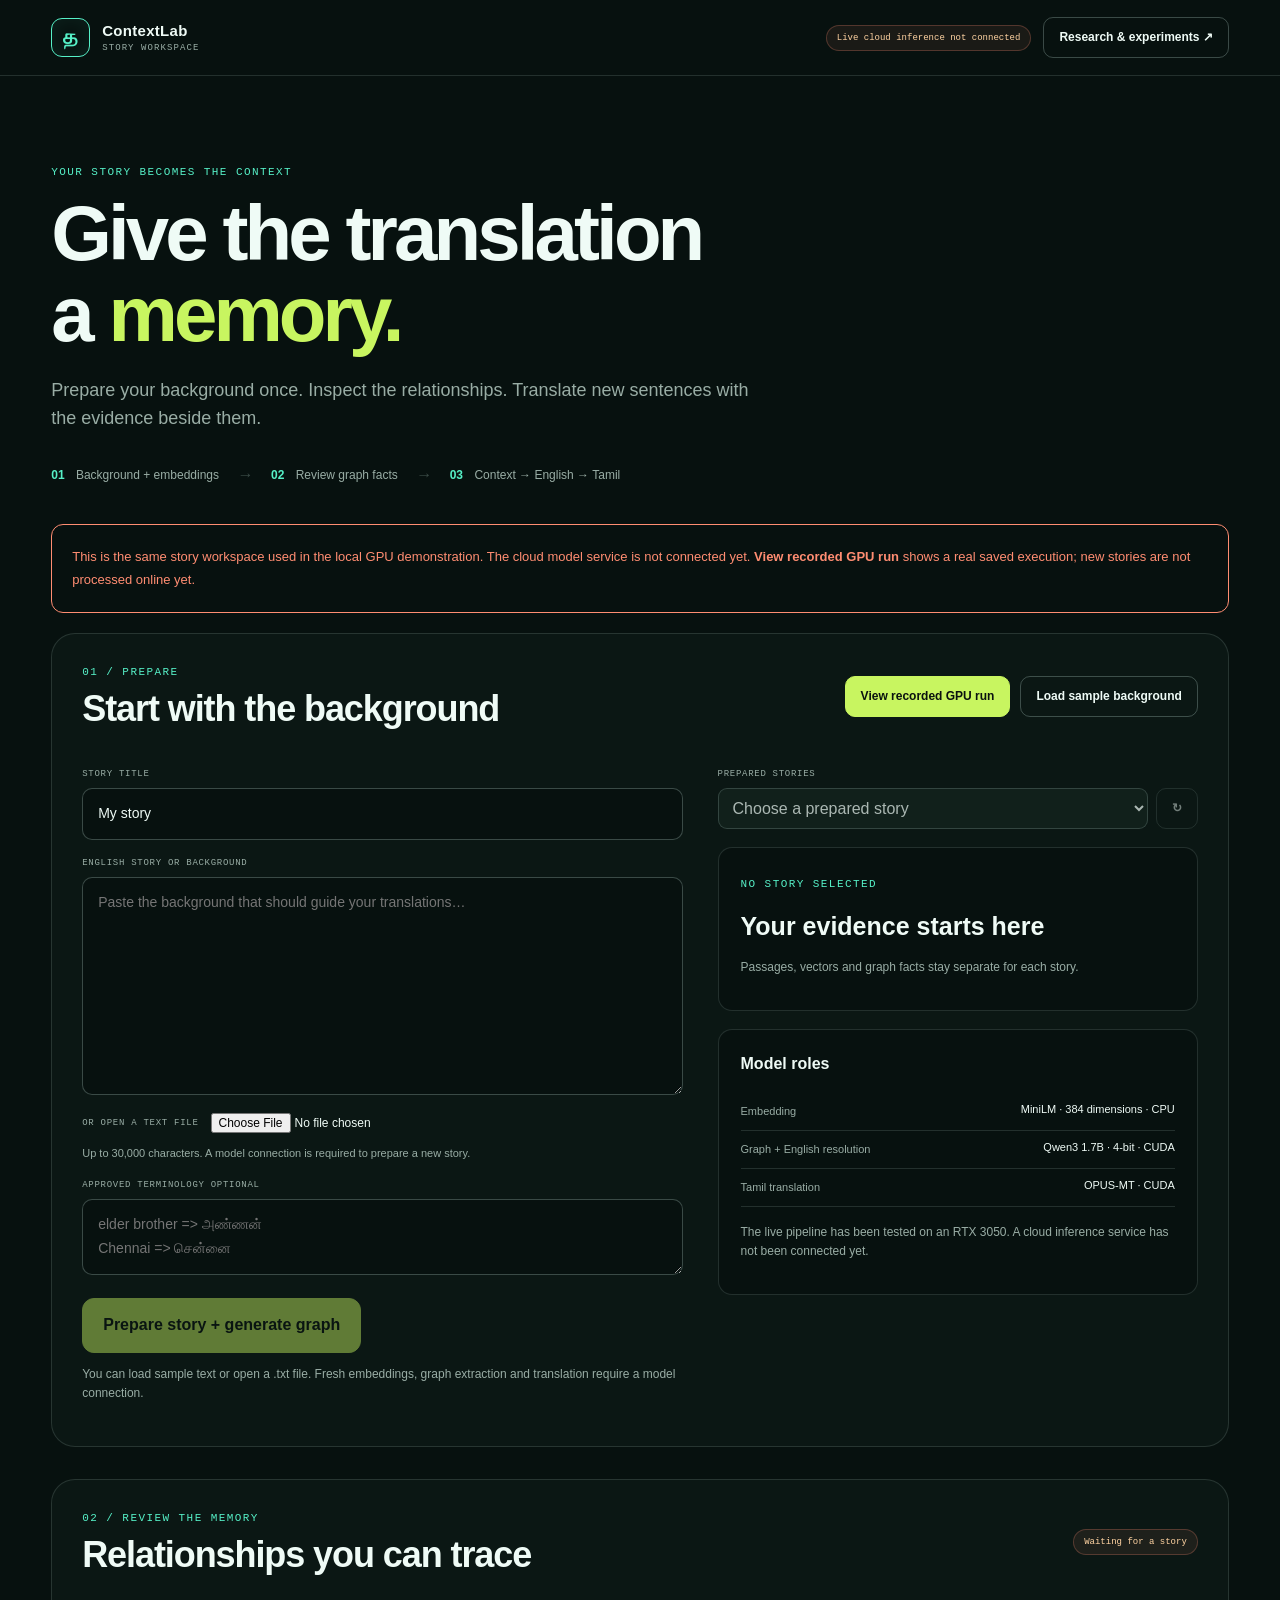
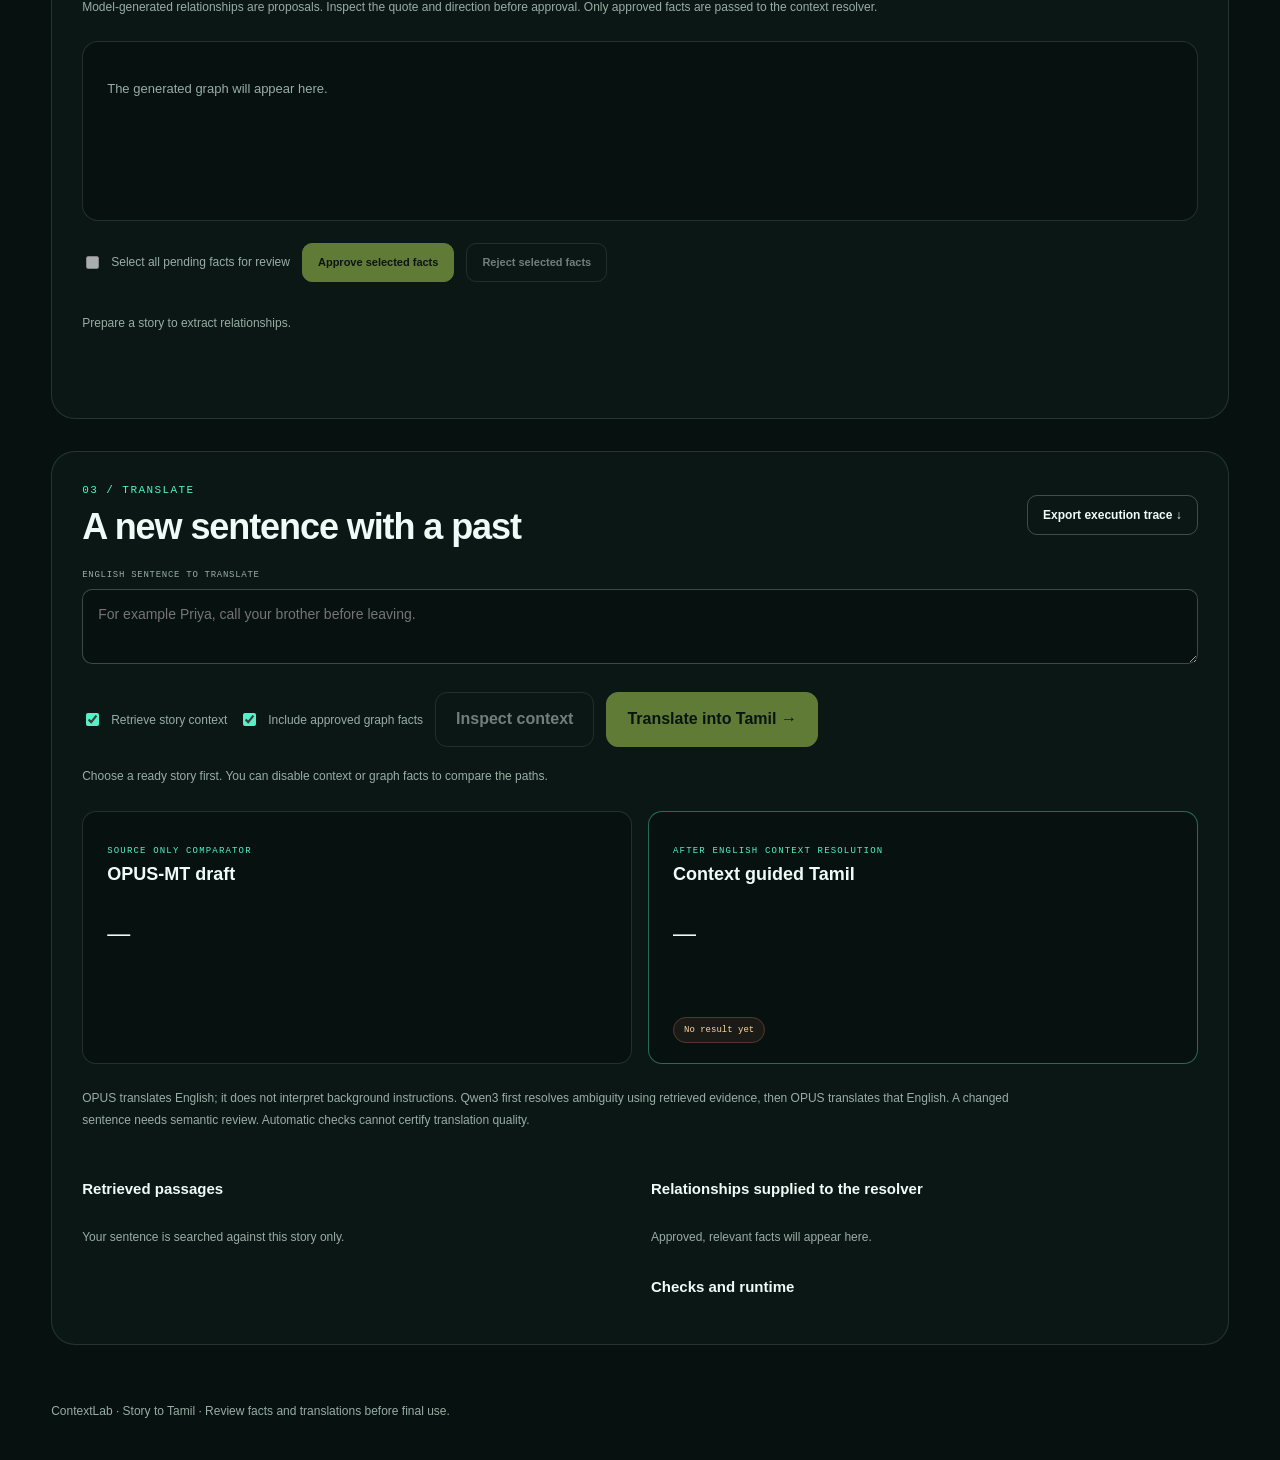
<file: index.html>
<!doctype html>
<html lang="en"><head><meta charset="utf-8"><meta name="viewport" content="width=device-width, initial-scale=1"><title>ContextLab — Story to Tamil</title><meta name="description" content="Upload an English background, build its context and graph, and translate new sentences into Tamil. Explore an actual recorded GPU execution."><meta name="theme-color" content="#07110f"><link rel="icon" href="favicon.svg"><link rel="stylesheet" href="styles.css"><link rel="stylesheet" href="story.css?v=20261029"></head>
<body>
<a class="skip-link" href="#story-main">Skip to workspace</a>
<header class="story-header"><a class="brand" href="./"><span class="brand-mark">த</span><span><strong>ContextLab</strong><small>Story workspace</small></span></a><div><span id="connection" class="status-pill warning" role="status">Checking model connection</span><a class="ghost-button" href="research.html">Research &amp; experiments ↗</a></div></header>
<main id="story-main" class="story-main">
<section class="story-intro"><p class="overline">Your story becomes the context</p><h1>Give the translation<br>a <em>memory.</em></h1><p>Prepare your background once. Inspect the relationships. Translate new sentences with the evidence beside them.</p><div class="step-track"><span><b>01</b> Background + embeddings</span><i>→</i><span><b>02</b> Review graph facts</span><i>→</i><span><b>03</b> Context → English → Tamil</span></div></section>
<div id="runtimeNotice" class="story-notice" hidden></div>
<div id="recordedNotice" class="recorded-notice" role="status" hidden><strong>Recorded GPU execution · 28 October 2026</strong><p>This is an actual saved MiniLM → Qwen3 → OPUS-MT run, displayed without rerunning the models. The background and sentence below are fixed to this recording. Tamil grammar and name rendering still require review.</p></div>
<section class="story-panel" aria-labelledby="prepareHeading"><div class="panel-heading"><div><p class="overline">01 / Prepare</p><h2 id="prepareHeading">Start with the background</h2></div><div class="sample-actions"><button id="viewRecordedStory" class="solid-button" type="button">View recorded GPU run</button><button id="loadStoryExample" class="ghost-button" type="button">Load sample background</button></div></div>
<div class="prepare-grid"><form id="prepareForm"><label for="storyTitle">Story title</label><input id="storyTitle" maxlength="160" value="My story" required><label for="storyText">English story or background</label><textarea id="storyText" rows="8" maxlength="30000" placeholder="Paste the background that should guide your translations…" required></textarea><div class="file-row"><label for="storyFile">Or open a text file</label><input id="storyFile" type="file" accept=".txt,text/plain"><small>Up to 30,000 characters. A model connection is required to prepare a new story.</small></div><label for="storyGlossary">Approved terminology optional</label><textarea id="storyGlossary" rows="2" placeholder="elder brother => அண்ணன்&#10;Chennai => சென்னை"></textarea><button id="prepareButton" class="primary-cta" type="submit">Prepare story + generate graph</button><p id="prepareMessage" class="message" role="status">MiniLM creates vectors. Qwen3 proposes relationships with exact source quotes.</p></form>
<aside class="story-shelf"><label for="storySelect">Prepared stories</label><div class="shelf-select"><select id="storySelect"><option value="">Choose a prepared story</option></select><button id="refreshStories" class="ghost-button" type="button" aria-label="Refresh saved stories">↻</button></div><div id="storyStatus" class="status-card"><span class="overline">No story selected</span><h3>Your evidence starts here</h3><p>Passages, vectors and graph facts stay separate for each story.</p></div><div class="runtime-card"><b>Model roles</b><dl><div><dt>Embedding</dt><dd>MiniLM · 384 dimensions · CPU</dd></div><div><dt>Graph + English resolution</dt><dd id="instructionModelLabel">Qwen3 1.7B · 4-bit · CUDA</dd></div><div><dt>Tamil translation</dt><dd>OPUS-MT · CUDA</dd></div></dl><p id="modelRuntimeDescription">The live pipeline has been tested on an RTX 3050. A cloud inference service has not been connected yet.</p></div></aside></div></section>
<section class="story-panel" aria-labelledby="graphHeading"><div class="panel-heading"><div><p class="overline">02 / Review the memory</p><h2 id="graphHeading">Relationships you can trace</h2></div><span id="factCount" class="status-pill warning">Waiting for a story</span></div><p class="panel-description">Model-generated relationships are proposals. Inspect the quote and direction before approval. Only approved facts are passed to the context resolver.</p><div id="storyGraph" class="story-graph"><p>The generated graph will appear here.</p></div><div class="review-toolbar"><label class="inline-label"><input id="selectAllFacts" type="checkbox"> Select all pending facts for review</label><button id="approveFacts" class="solid-button" type="button">Approve selected facts</button><button id="rejectFacts" class="ghost-button" type="button">Reject selected facts</button></div><div id="graphFacts" class="fact-grid"><p class="empty">Prepare a story to extract relationships.</p></div><p id="reviewMessage" class="message" role="status"></p></section>
<section class="story-panel" aria-labelledby="translateHeading"><div class="panel-heading"><div><p class="overline">03 / Translate</p><h2 id="translateHeading">A new sentence with a past</h2></div><button id="exportStoryTrace" class="ghost-button" type="button">Export execution trace ↓</button></div><form id="translateForm"><label for="storySentence">English sentence to translate</label><textarea id="storySentence" rows="2" maxlength="600" required placeholder="For example Priya, call your brother before leaving."></textarea><div class="translate-toolbar"><label class="inline-label"><input id="useStoryContext" type="checkbox" checked> Retrieve story context</label><label class="inline-label"><input id="useStoryGraph" type="checkbox" checked> Include approved graph facts</label><button id="retrieveStory" class="secondary-cta" type="button">Inspect context</button><button id="translateStory" class="primary-cta" type="submit">Translate into Tamil →</button></div></form><p id="translateMessage" class="message" role="status">Choose a ready story first. You can disable context or graph facts to compare the paths.</p>
<div id="resolutionPanel" class="resolution-panel" hidden><span class="overline">What OPUS actually receives</span><p id="resolvedSource"></p><small id="resolutionReason"></small></div>
<div class="translation-pair"><article><span class="overline">Source only comparator</span><h3>OPUS-MT draft</h3><p id="sourceOnlyTamil" lang="ta">—</p></article><article class="context-output"><span class="overline">After English context resolution</span><h3>Context guided Tamil</h3><p id="contextTamil" lang="ta">—</p><span id="translationDecision" class="status-pill warning">No result yet</span></article></div>
<p class="panel-description">OPUS translates English; it does not interpret background instructions. Qwen3 first resolves ambiguity using retrieved evidence, then OPUS translates that English. A changed sentence needs semantic review. Automatic checks cannot certify translation quality.</p>
<div class="evidence-grid"><div><h3>Retrieved passages</h3><div id="storyEvidence" class="evidence-list"><p class="empty">Your sentence is searched against this story only.</p></div></div><div><h3>Relationships supplied to the resolver</h3><div id="usedGraphFacts" class="evidence-list"><p class="empty">Approved, relevant facts will appear here.</p></div><h3>Checks and runtime</h3><div id="storyChecks" class="evidence-list"></div></div></div></section>
<footer class="story-footer">ContextLab · Story to Tamil · Review facts and translations before final use.</footer>
</main><script src="story.js?v=20261029"></script></body></html>
</file>
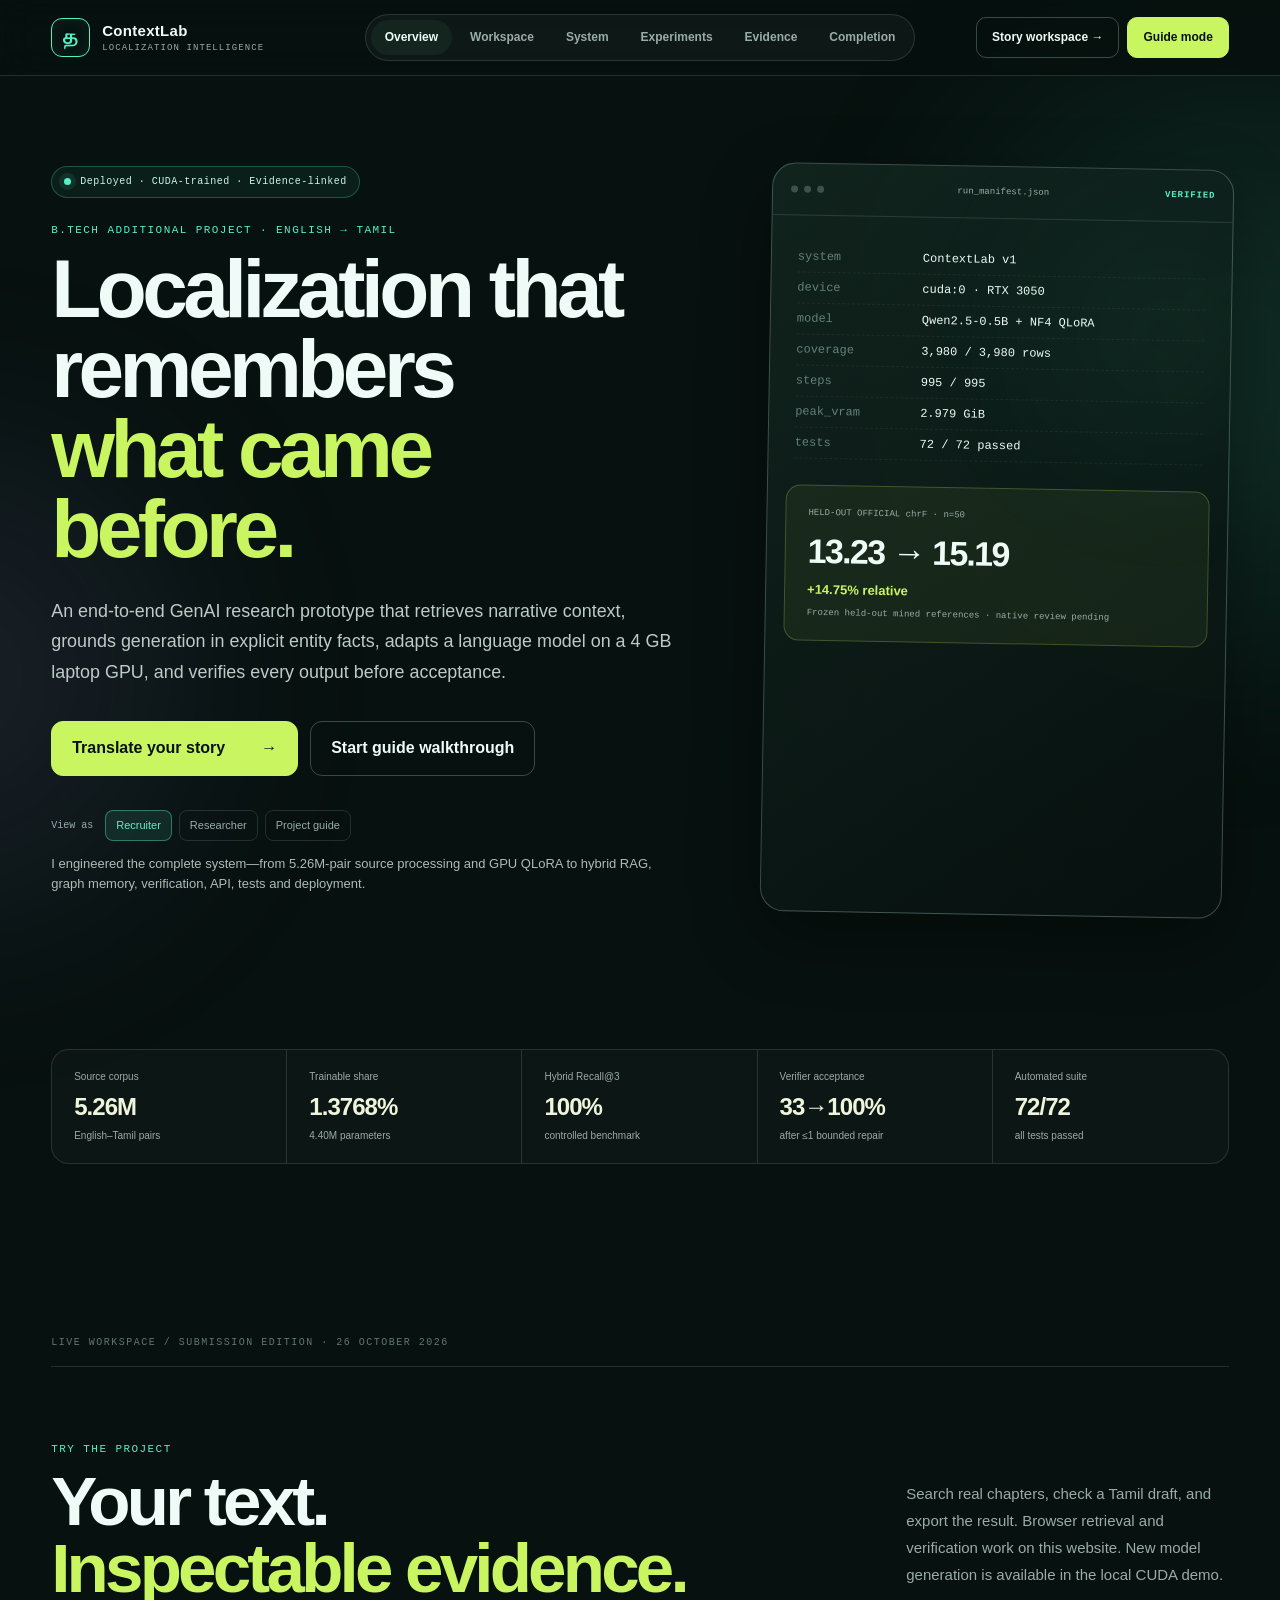
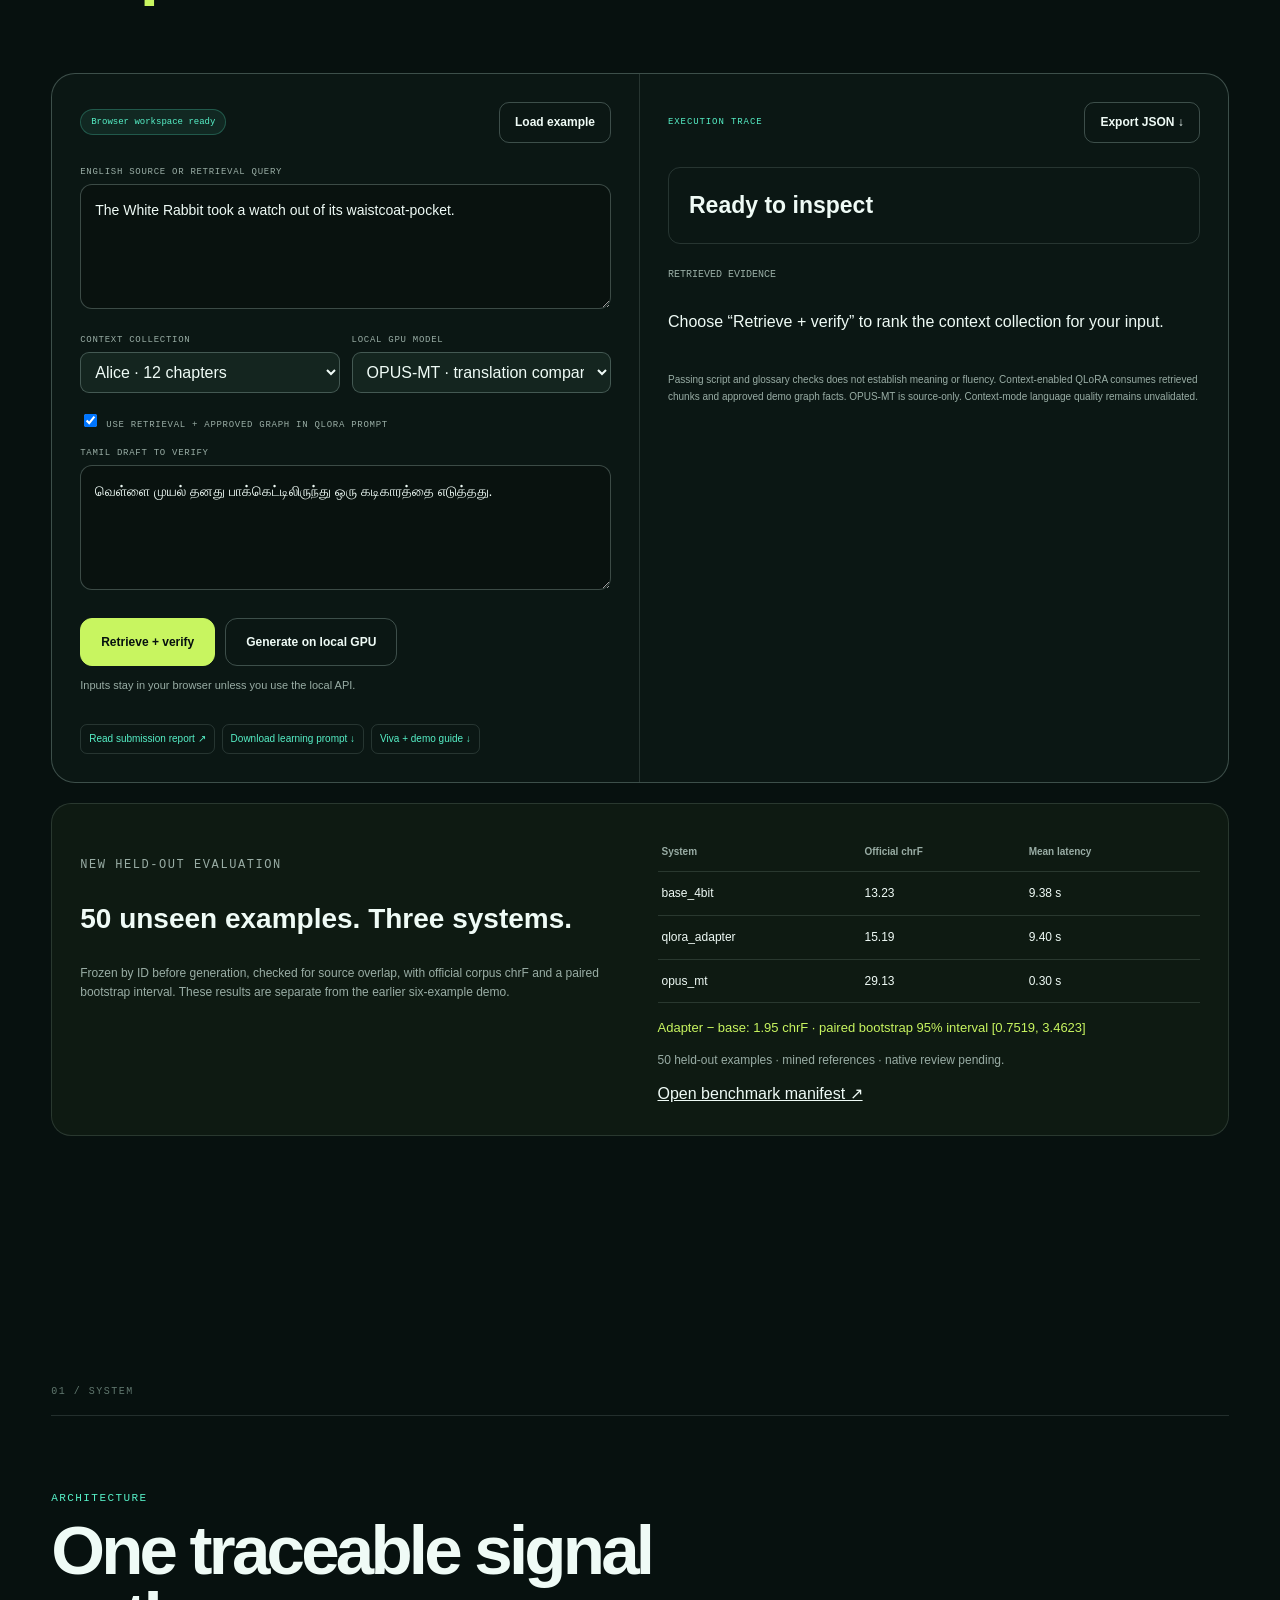
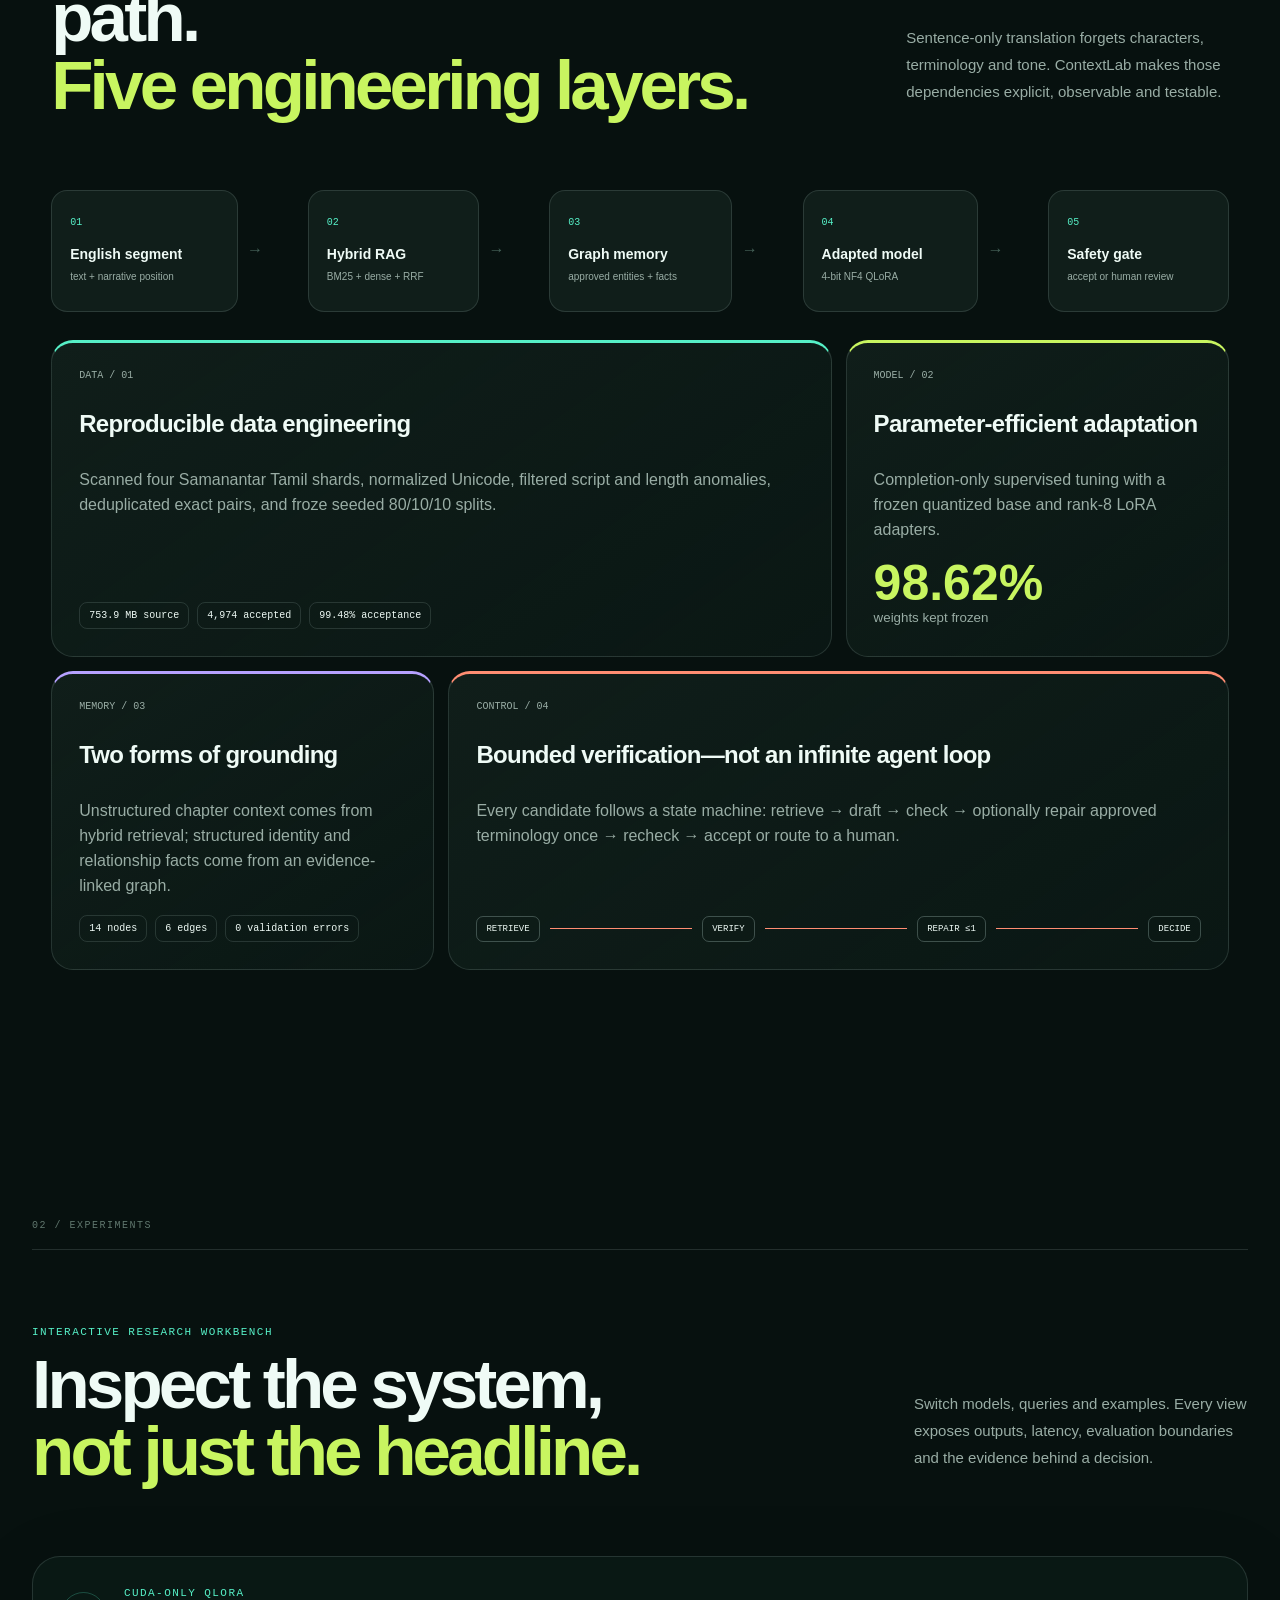
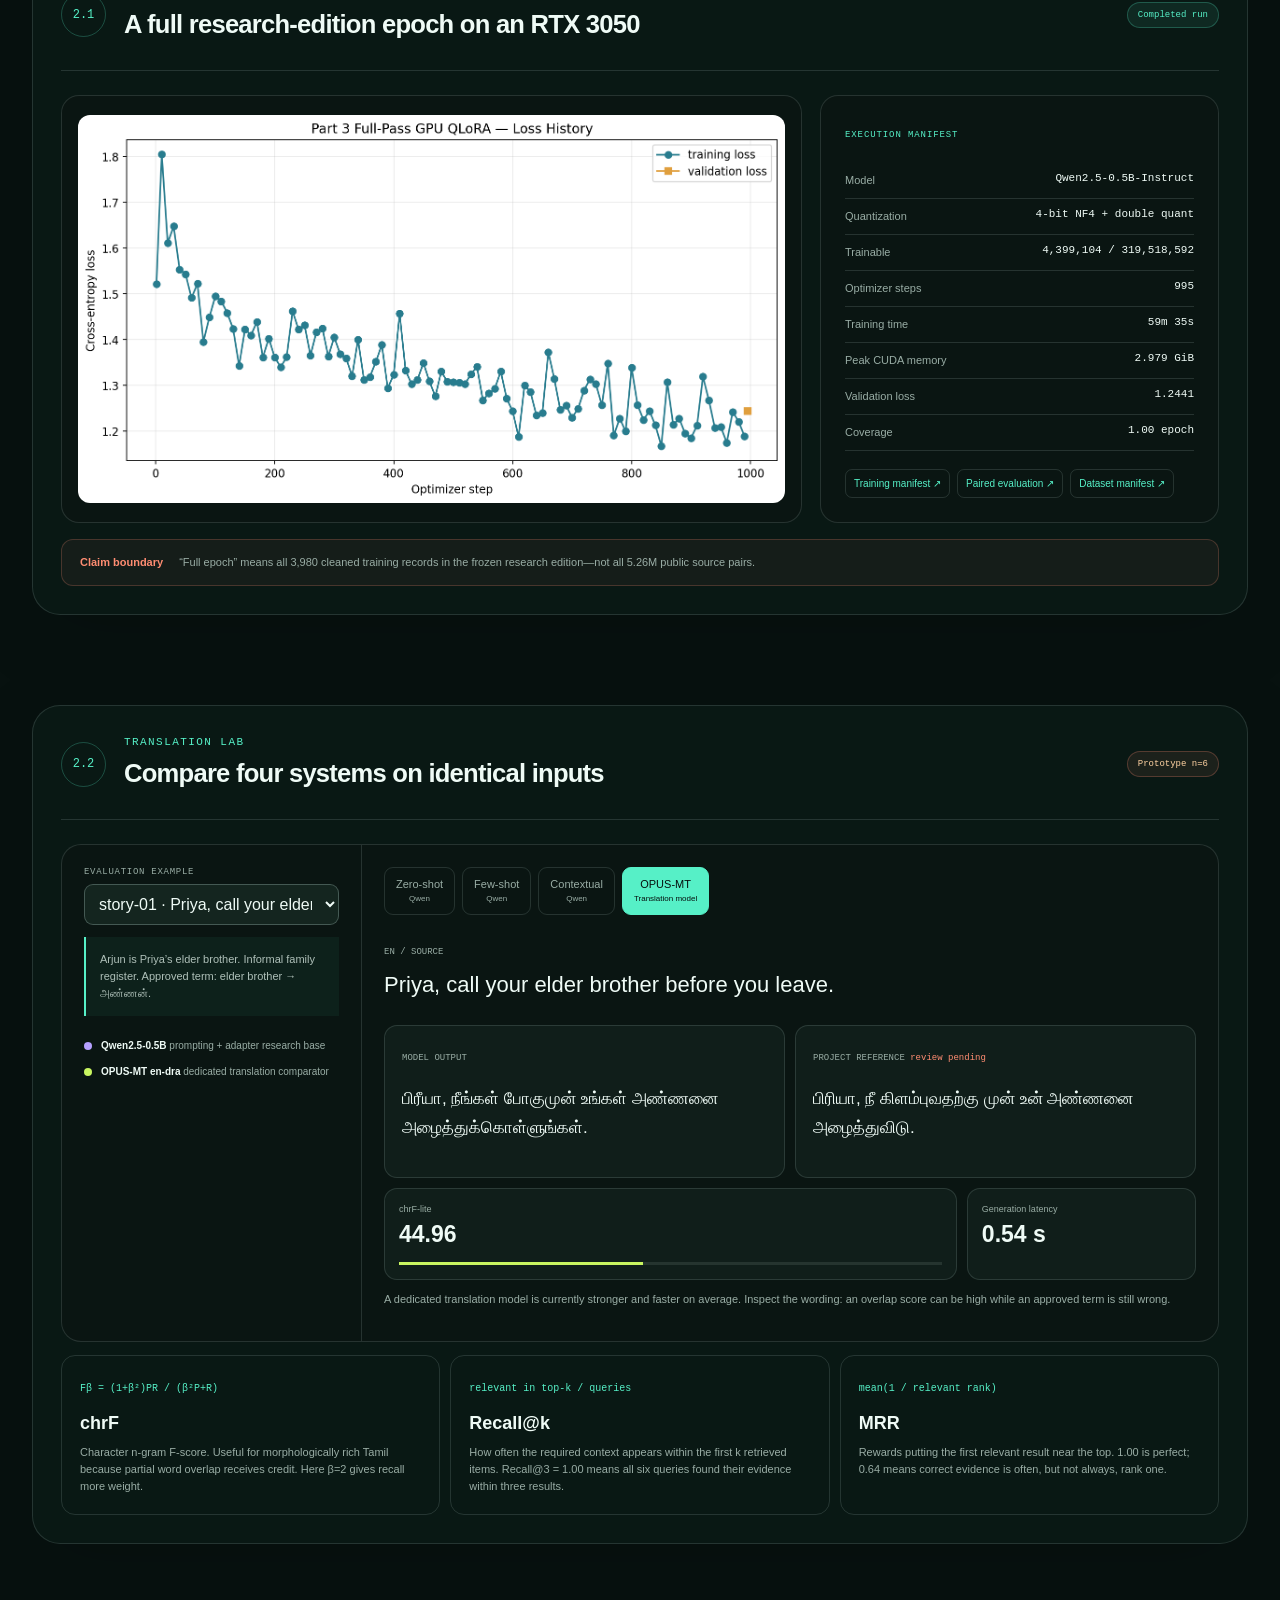
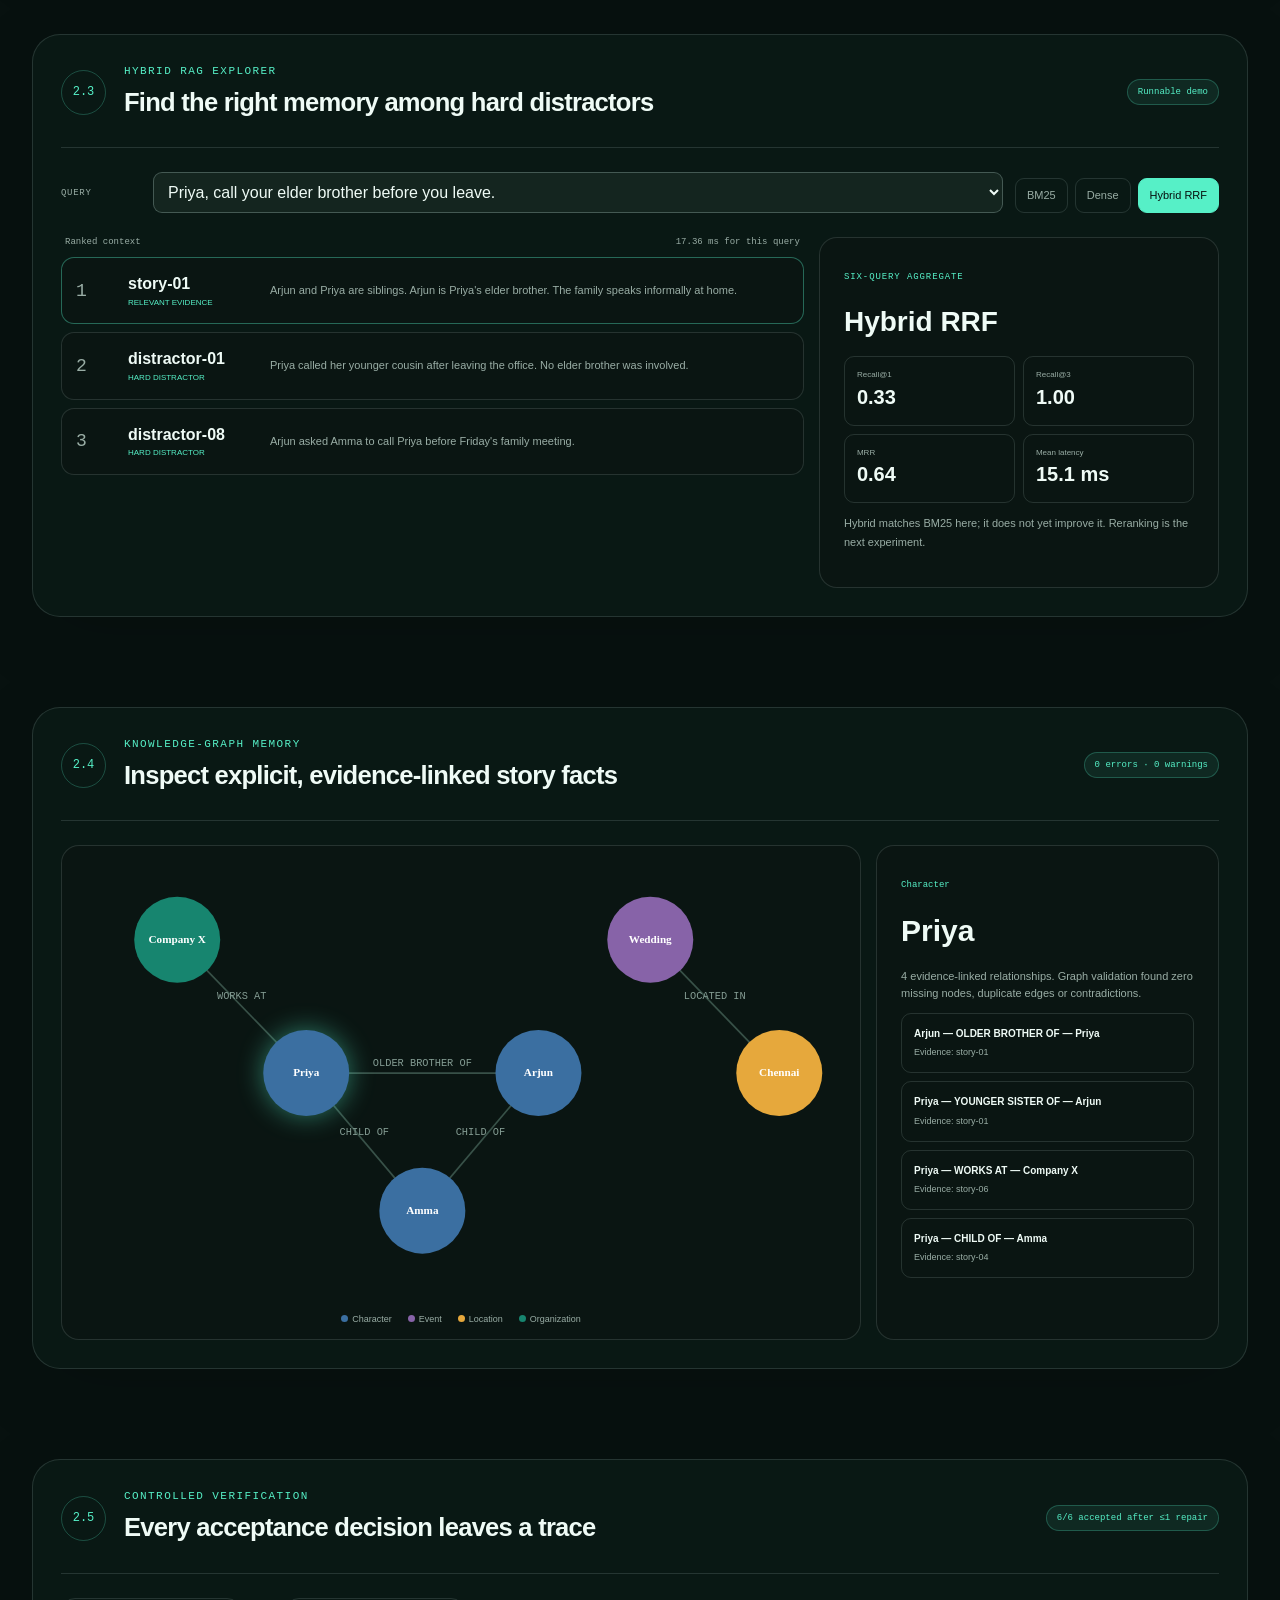
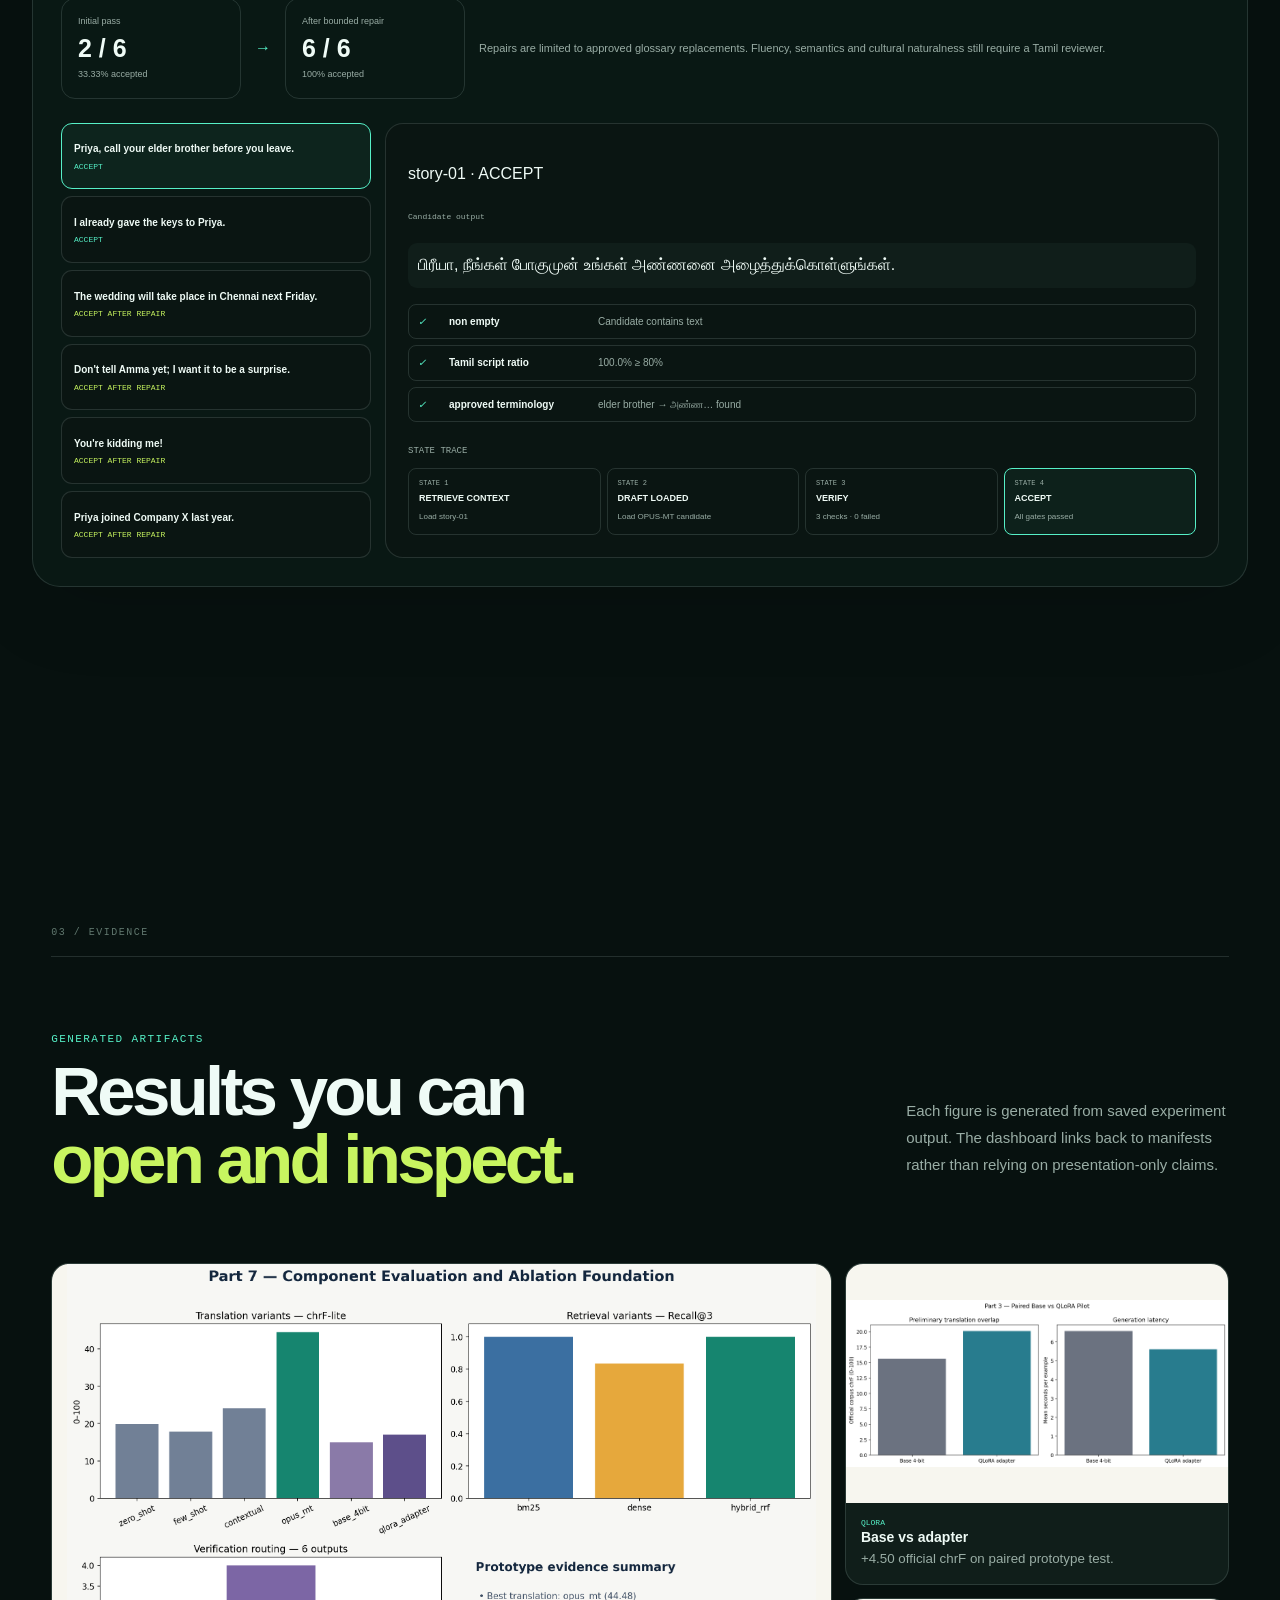
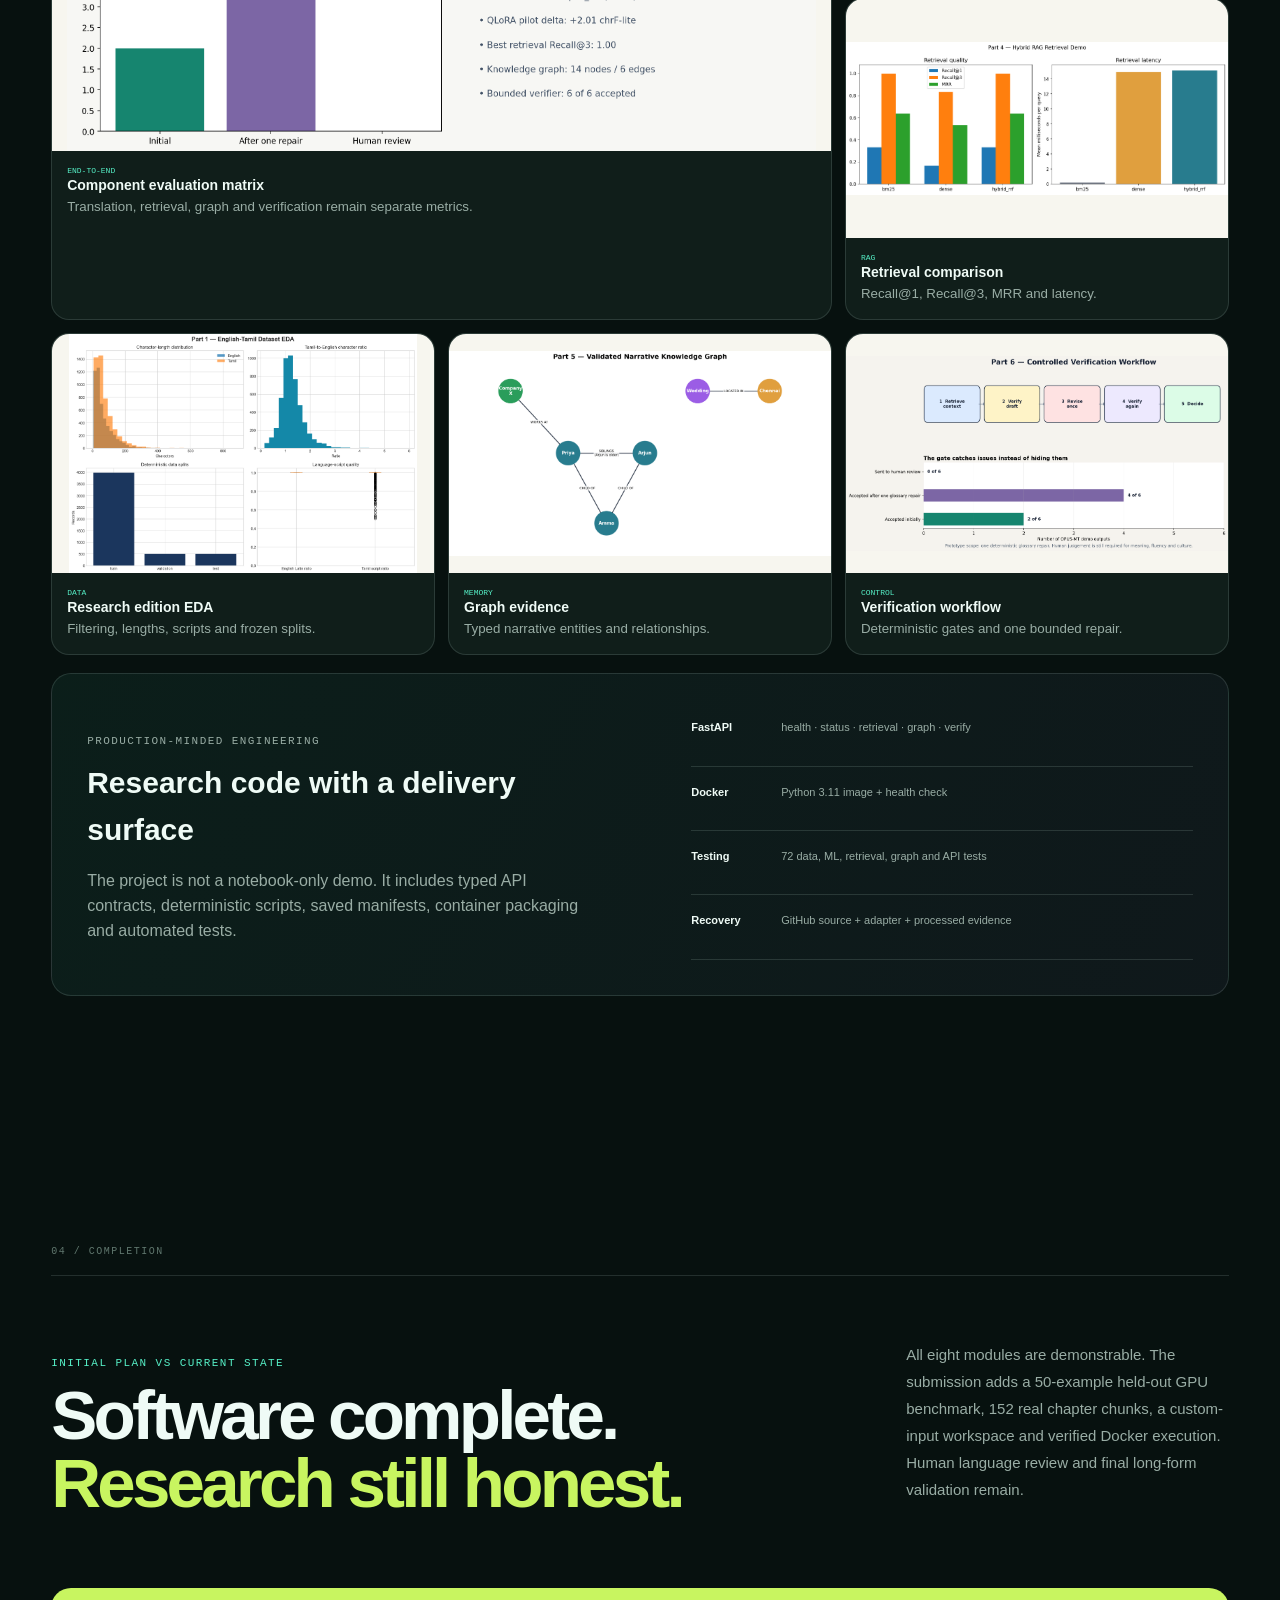
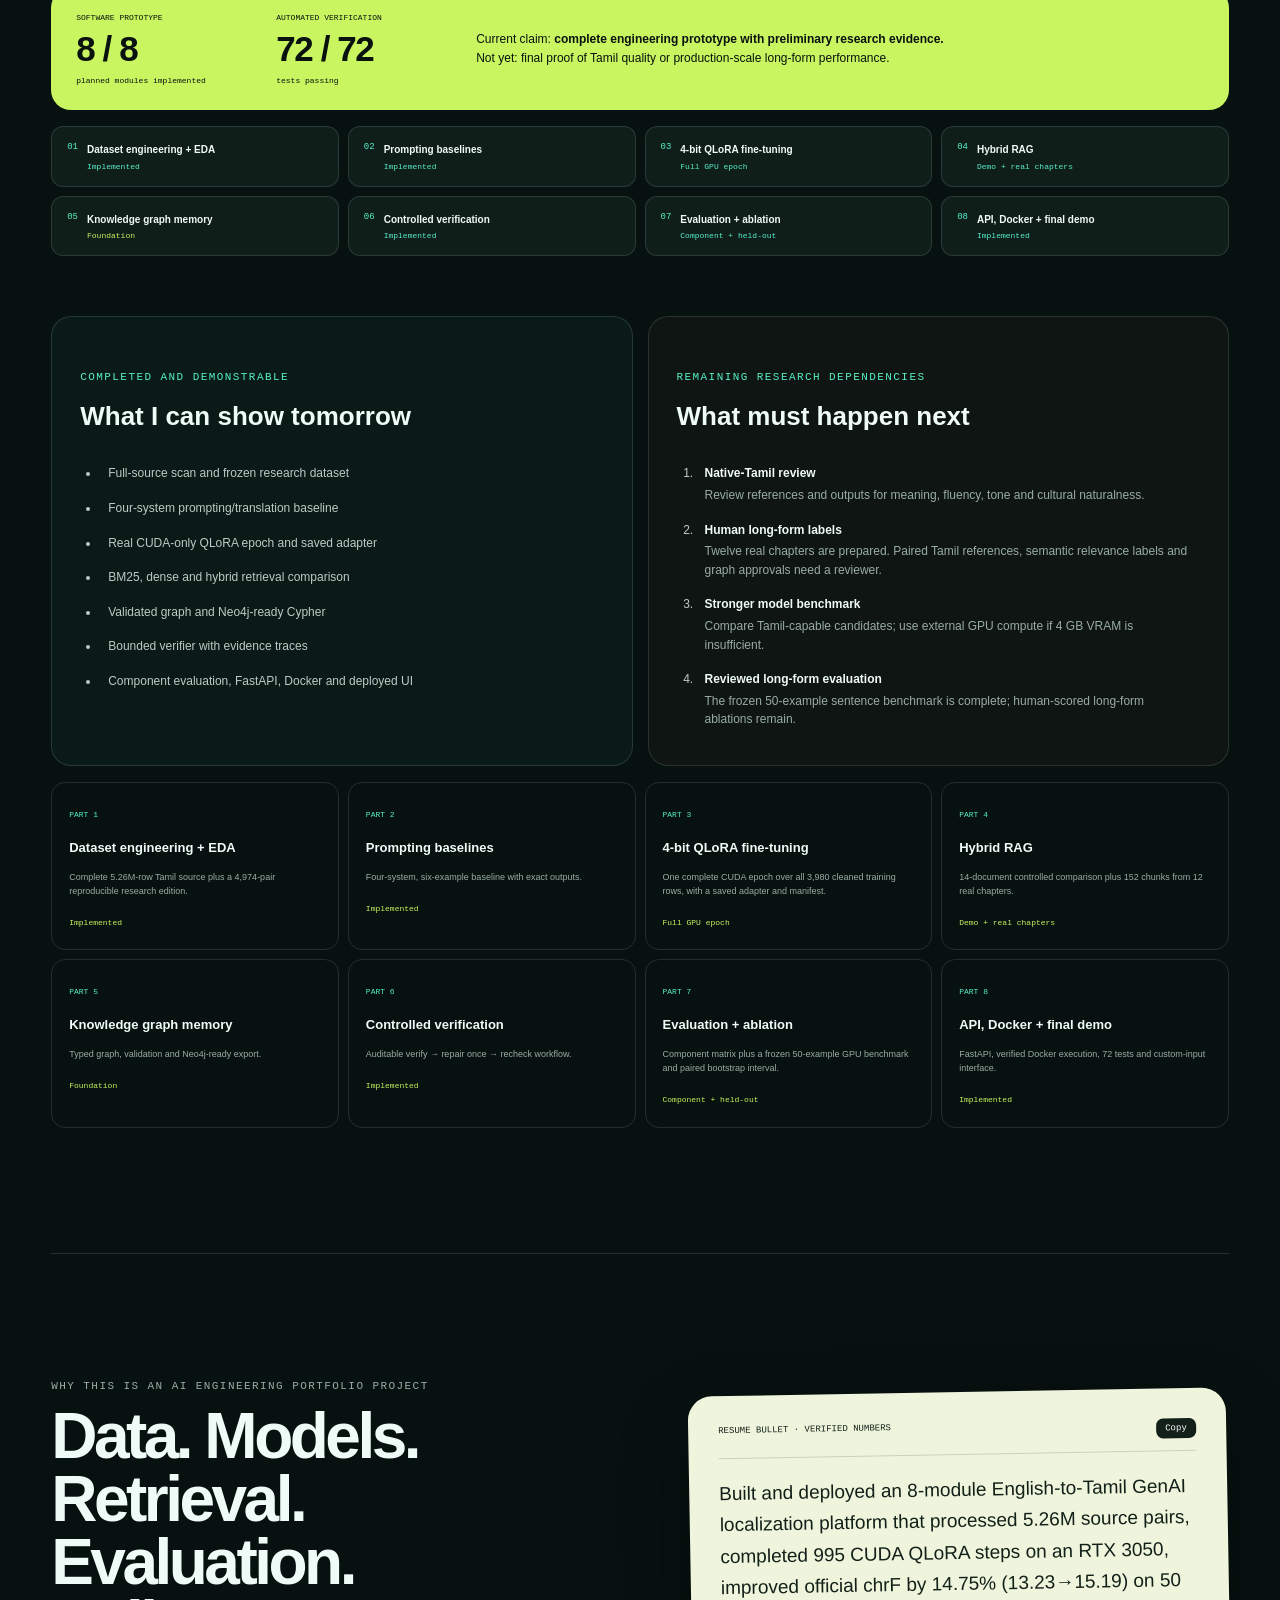
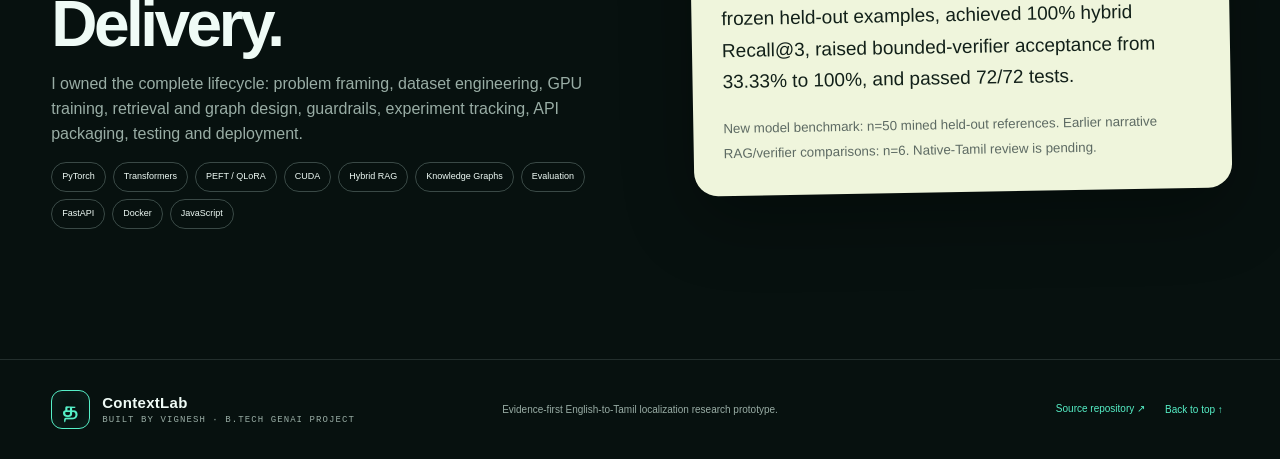
<file: research.html>
<!doctype html>
<html lang="en">
<head>
  <meta charset="utf-8">
  <meta name="viewport" content="width=device-width, initial-scale=1">
  <meta name="description" content="Evidence-first English-to-Tamil GenAI localization system combining QLoRA, hybrid RAG, graph memory and controlled verification.">
  <meta name="theme-color" content="#07110f">
  <title>ContextLab — English-to-Tamil GenAI Research System</title>
  <link rel="icon" href="favicon.svg" type="image/svg+xml">
  <link rel="stylesheet" href="styles.css?v=20261026">
  <link rel="stylesheet" href="workspace.css?v=20261026">
</head>
<body>
  <a class="skip-link" href="#main">Skip to project</a>
  <div class="ambient ambient-a" aria-hidden="true"></div>
  <div class="ambient ambient-b" aria-hidden="true"></div>
  <header class="site-header">
    <a class="brand" href="#overview"><span class="brand-mark">த</span><span><strong>ContextLab</strong><small>Localization Intelligence</small></span></a>
    <nav class="top-nav" aria-label="Project navigation">
      <button class="nav-item active" data-section="overview">Overview</button><button class="nav-item" data-section="workspace">Workspace</button><button class="nav-item" data-section="system">System</button><button class="nav-item" data-section="experiments">Experiments</button><button class="nav-item" data-section="evidence">Evidence</button><button class="nav-item" data-section="completion">Completion</button>
    </nav>
    <div class="header-actions"><a class="ghost-button" href="story.html">Story workspace →</a><button id="presenterButton" class="solid-button">Guide mode</button></div>
  </header>
  <main id="main">
    <section id="overview" class="page hero-section">
      <div class="hero-copy">
        <div class="hero-label"><span class="pulse"></span> Deployed · CUDA-trained · Evidence-linked</div>
        <p class="overline">B.Tech additional project · English → Tamil</p>
        <h1>Localization that remembers<br><em>what came before.</em></h1>
        <p class="hero-intro">An end-to-end GenAI research prototype that retrieves narrative context, grounds generation in explicit entity facts, adapts a language model on a 4 GB laptop GPU, and verifies every output before acceptance.</p>
        <div class="hero-actions"><a class="primary-cta" href="story.html" style="display:inline-flex;align-items:center;gap:20px;text-decoration:none">Translate your story <span>→</span></a><button id="quickDemoButton" class="secondary-cta">Start guide walkthrough</button></div>
        <div class="audience-switch"><span>View as</span><button class="audience-button active" data-audience="recruiter">Recruiter</button><button class="audience-button" data-audience="researcher">Researcher</button><button class="audience-button" data-audience="guide">Project guide</button></div>
        <p id="audienceSummary" class="audience-summary">I engineered the complete system—from 5.26M-pair source processing and GPU QLoRA to hybrid RAG, graph memory, verification, API, tests and deployment.</p>
      </div>
      <aside class="hero-console">
        <div class="console-top"><span><i></i><i></i><i></i></span><small>run_manifest.json</small><b>VERIFIED</b></div>
        <div class="console-code"><p><span>system</span> ContextLab v1</p><p><span>device</span> cuda:0 · RTX 3050</p><p><span>model</span> Qwen2.5-0.5B + NF4 QLoRA</p><p><span>coverage</span> 3,980 / 3,980 rows</p><p><span>steps</span> 995 / 995</p><p><span>peak_vram</span> 2.979 GiB</p><p><span>tests</span> 72 / 72 passed</p></div>
        <div class="console-result"><span>HELD-OUT OFFICIAL chrF · n=50</span><strong>13.23 <i>→</i> 15.19</strong><b>+14.75% relative</b><small>frozen mined references · native review pending</small></div>
      </aside>
      <div class="proof-bar"><article><small>Source corpus</small><strong>5.26M</strong><span>English–Tamil pairs</span></article><article><small>Trainable share</small><strong>1.3768%</strong><span>4.40M parameters</span></article><article><small>Hybrid Recall@3</small><strong>100%</strong><span>controlled benchmark</span></article><article><small>Verifier acceptance</small><strong>33→100%</strong><span>after ≤1 bounded repair</span></article><article><small>Automated suite</small><strong>72/72</strong><span>all tests passed</span></article></div>
    </section>

    <section id="workspace" class="page content-section workspace-section">
      <div class="section-index">LIVE WORKSPACE / SUBMISSION EDITION · 26 OCTOBER 2026</div>
      <div class="section-lead"><div><p class="overline">Try the project</p><h2>Your text.<br><em>Inspectable evidence.</em></h2></div><p>Search real chapters, check a Tamil draft, and export the result. Browser retrieval and verification work on this website. New model generation is available in the local CUDA demo.</p></div>
      <div class="workspace-shell">
        <form id="workspaceForm" class="workspace-inputs">
          <div class="workspace-top"><span class="status-pill complete" id="runtimeStatus">Browser workspace ready</span><button class="ghost-button" type="button" id="loadExample">Load example</button></div>
          <label for="workspaceSource">English source or retrieval query</label>
          <textarea id="workspaceSource" maxlength="600" rows="4" required>The White Rabbit took a watch out of its waistcoat-pocket.</textarea>
          <div class="workspace-selects"><div><label for="workspaceCorpus">Context collection</label><select id="workspaceCorpus"><option value="longform">Alice · 12 chapters</option><option value="demo">Family narrative · controlled demo</option></select></div><div><label for="workspaceEngine">Local GPU model</label><select id="workspaceEngine"><option value="opus_mt">OPUS-MT · translation comparator</option><option value="qlora_adapter">Qwen · saved QLoRA adapter</option></select></div></div>
          <label class="context-toggle"><input id="workspaceUseContext" type="checkbox" checked> Use retrieval + approved graph in QLoRA prompt</label>
          <label for="workspaceCandidate">Tamil draft to verify</label>
          <textarea id="workspaceCandidate" lang="ta" maxlength="4000" rows="4" placeholder="Paste Tamil output here, or generate it with the local CUDA server.">வெள்ளை முயல் தனது பாக்கெட்டிலிருந்து ஒரு கடிகாரத்தை எடுத்தது.</textarea>
          <div class="workspace-buttons"><button class="primary-cta" type="submit" id="inspectButton">Retrieve + verify</button><button class="secondary-cta" type="button" id="generateButton">Generate on local GPU</button></div>
          <p id="workspaceMessage" role="status">Inputs stay in your browser unless you use the local API.</p>
          <div class="artifact-links"><a href="submission/FINAL_REPORT.html" target="_blank">Read submission report ↗</a><a href="submission/CHATGPT_TUTOR_PROMPT.txt" download>Download learning prompt ↓</a><a href="submission/VIVA_AND_DEMO.md" download>Viva + demo guide ↓</a></div>
        </form>
        <div class="workspace-results"><div class="workspace-top"><span class="manifest-label">EXECUTION TRACE</span><button type="button" id="exportResult" class="ghost-button">Export JSON ↓</button></div><div id="workspaceDecision" class="workspace-decision">Ready to inspect</div><div id="workspaceChecks"></div><h4>RETRIEVED EVIDENCE</h4><div id="workspaceEvidence" class="workspace-evidence"><p>Choose “Retrieve + verify” to rank the context collection for your input.</p></div><p class="scope-note">Passing script and glossary checks does not establish meaning or fluency. Context-enabled QLoRA consumes retrieved chunks and approved demo graph facts. OPUS-MT is source-only. Context-mode language quality remains unvalidated.</p></div>
      </div>
      <div class="benchmark-strip"><div><p class="overline">New held-out evaluation</p><h3>50 unseen examples. Three systems.</h3><p>Frozen by ID before generation, checked for source overlap, with official corpus chrF and a paired bootstrap interval. These results are separate from the earlier six-example demo.</p></div><div id="submissionBenchmark" class="benchmark-results">Benchmark artifact loading…</div></div>
    </section>

    <section id="system" class="page content-section">
      <div class="section-index">01 / SYSTEM</div>
      <div class="section-lead"><div><p class="overline">Architecture</p><h2>One traceable signal path.<br><em>Five engineering layers.</em></h2></div><p>Sentence-only translation forgets characters, terminology and tone. ContextLab makes those dependencies explicit, observable and testable.</p></div>
      <div class="architecture-flow"><button data-jump="translation"><b>01</b><span>English segment</span><small>text + narrative position</small></button><i>→</i><button data-jump="retrieval"><b>02</b><span>Hybrid RAG</span><small>BM25 + dense + RRF</small></button><i>→</i><button data-jump="graph"><b>03</b><span>Graph memory</span><small>approved entities + facts</small></button><i>→</i><button data-jump="training"><b>04</b><span>Adapted model</span><small>4-bit NF4 QLoRA</small></button><i>→</i><button data-jump="verification"><b>05</b><span>Safety gate</span><small>accept or human review</small></button></div>
      <div class="bento-grid">
        <article class="bento wide accent-cyan"><span class="bento-number">DATA / 01</span><h3>Reproducible data engineering</h3><p>Scanned four Samanantar Tamil shards, normalized Unicode, filtered script and length anomalies, deduplicated exact pairs, and froze seeded 80/10/10 splits.</p><div class="mini-metrics"><b>753.9 MB source</b><b>4,974 accepted</b><b>99.48% acceptance</b></div></article>
        <article class="bento accent-lime"><span class="bento-number">MODEL / 02</span><h3>Parameter-efficient adaptation</h3><p>Completion-only supervised tuning with a frozen quantized base and rank-8 LoRA adapters.</p><strong class="big-stat">98.62%</strong><small>weights kept frozen</small></article>
        <article class="bento accent-violet"><span class="bento-number">MEMORY / 03</span><h3>Two forms of grounding</h3><p>Unstructured chapter context comes from hybrid retrieval; structured identity and relationship facts come from an evidence-linked graph.</p><div class="tag-row"><span>14 nodes</span><span>6 edges</span><span>0 validation errors</span></div></article>
        <article class="bento wide accent-coral"><span class="bento-number">CONTROL / 04</span><h3>Bounded verification—not an infinite agent loop</h3><p>Every candidate follows a state machine: retrieve → draft → check → optionally repair approved terminology once → recheck → accept or route to a human.</p><div class="state-line"><span>RETRIEVE</span><i></i><span>VERIFY</span><i></i><span>REPAIR ≤1</span><i></i><span>DECIDE</span></div></article>
      </div>
    </section>

    <section id="experiments" class="page content-section experiment-hub">
      <div class="section-index">02 / EXPERIMENTS</div>
      <div class="section-lead"><div><p class="overline">Interactive research workbench</p><h2>Inspect the system,<br><em>not just the headline.</em></h2></div><p>Switch models, queries and examples. Every view exposes outputs, latency, evaluation boundaries and the evidence behind a decision.</p></div>
      <section id="training" class="experiment-block">
        <div class="block-heading"><span>2.1</span><div><p class="overline">CUDA-only QLoRA</p><h3>A full research-edition epoch on an RTX 3050</h3></div><em class="status-pill complete">Completed run</em></div>
        <div class="training-layout"><div class="chart-card"><img src="assets/full_loss_curve.png" alt="Training and validation loss over the 995-step QLoRA run"></div><div class="manifest-card"><span class="manifest-label">EXECUTION MANIFEST</span><dl><div><dt>Model</dt><dd>Qwen2.5-0.5B-Instruct</dd></div><div><dt>Quantization</dt><dd>4-bit NF4 + double quant</dd></div><div><dt>Trainable</dt><dd>4,399,104 / 319,518,592</dd></div><div><dt>Optimizer steps</dt><dd id="fullSteps">995</dd></div><div><dt>Training time</dt><dd id="fullTime">59m 35s</dd></div><div><dt>Peak CUDA memory</dt><dd id="fullVram">2.979 GiB</dd></div><div><dt>Validation loss</dt><dd id="fullEvalLoss">1.2441</dd></div><div><dt>Coverage</dt><dd id="trainingCoverage">1.00 epoch</dd></div></dl><div class="artifact-links"><a href="assets/full_training_manifest.json" target="_blank">Training manifest ↗</a><a href="assets/full_adapter_evaluation_summary.json" target="_blank">Paired evaluation ↗</a><a href="assets/full_dataset_manifest.json" target="_blank">Dataset manifest ↗</a></div></div></div>
        <div class="boundary-note"><b>Claim boundary</b><span>“Full epoch” means all 3,980 cleaned training records in the frozen research edition—not all 5.26M public source pairs.</span></div>
      </section>
      <section id="translation" class="experiment-block">
        <div class="block-heading"><span>2.2</span><div><p class="overline">Translation lab</p><h3>Compare four systems on identical inputs</h3></div><em class="status-pill warning">Prototype n=6</em></div>
        <div class="lab-shell"><div class="lab-controls"><label for="sampleSelect">Evaluation example</label><select id="sampleSelect"></select><div id="sampleContext" class="context-note"></div><div class="model-legend"><p><i class="qwen"></i><span><b>Qwen2.5-0.5B</b> prompting + adapter research base</span></p><p><i class="opus"></i><span><b>OPUS-MT en-dra</b> dedicated translation comparator</span></p></div></div><div class="lab-stage"><div class="mode-tabs" id="modeTabs" role="tablist"></div><div class="source-line"><span>EN / SOURCE</span><p id="sourceText"></p></div><div class="translation-output"><article><span>MODEL OUTPUT</span><p id="hypothesisText" lang="ta"></p></article><article><span>PROJECT REFERENCE <i>review pending</i></span><p id="referenceText" lang="ta"></p></article></div><div class="score-console"><div><small>chrF-lite</small><strong id="scoreValue"></strong><span class="score-track"><i id="scoreFill"></i></span></div><div><small>Generation latency</small><strong id="latencyValue"></strong></div></div><p id="outputInterpretation" class="interpretation"></p></div></div>
        <div class="metric-cards"><article><code>Fβ = (1+β²)PR / (β²P+R)</code><h4>chrF</h4><p>Character n-gram F-score. Useful for morphologically rich Tamil because partial word overlap receives credit. Here β=2 gives recall more weight.</p></article><article><code>relevant in top-k / queries</code><h4>Recall@k</h4><p>How often the required context appears within the first k retrieved items. Recall@3 = 1.00 means all six queries found their evidence within three results.</p></article><article><code>mean(1 / relevant rank)</code><h4>MRR</h4><p>Rewards putting the first relevant result near the top. 1.00 is perfect; 0.64 means correct evidence is often, but not always, rank one.</p></article></div>
      </section>
      <section id="retrieval" class="experiment-block">
        <div class="block-heading"><span>2.3</span><div><p class="overline">Hybrid RAG explorer</p><h3>Find the right memory among hard distractors</h3></div><em class="status-pill complete">Runnable demo</em></div>
        <div class="retrieval-controls"><label for="retrievalQuery">Query</label><select id="retrievalQuery"></select><div class="method-switch" id="methodSwitch" role="tablist"></div></div><div class="retrieval-layout"><div><div class="result-header"><span>Ranked context</span><span id="retrievalLatency"></span></div><div id="rankedResults" class="ranked-results"></div></div><aside class="score-panel"><span class="manifest-label">SIX-QUERY AGGREGATE</span><h3 id="retrievalMethodTitle"></h3><div id="retrievalScores" class="big-scores"></div><p id="retrievalVerdict"></p></aside></div>
      </section>
      <section id="graph" class="experiment-block">
        <div class="block-heading"><span>2.4</span><div><p class="overline">Knowledge-graph memory</p><h3>Inspect explicit, evidence-linked story facts</h3></div><em class="status-pill complete">0 errors · 0 warnings</em></div>
        <div class="graph-layout"><div class="graph-card"><svg id="graphCanvas" class="graph-canvas" viewBox="0 0 900 520" role="img" aria-label="Interactive narrative knowledge graph"></svg><div class="graph-legend"><span><i class="character"></i>Character</span><span><i class="event"></i>Event</span><span><i class="location"></i>Location</span><span><i class="organization"></i>Organization</span></div></div><aside id="nodeInspector" class="node-inspector"></aside></div>
      </section>
      <section id="verification" class="experiment-block">
        <div class="block-heading"><span>2.5</span><div><p class="overline">Controlled verification</p><h3>Every acceptance decision leaves a trace</h3></div><em class="status-pill complete">6/6 accepted after ≤1 repair</em></div>
        <div class="verification-stats"><article><small>Initial pass</small><strong>2 / 6</strong><span>33.33% accepted</span></article><i>→</i><article><small>After bounded repair</small><strong>6 / 6</strong><span>100% accepted</span></article><p>Repairs are limited to approved glossary replacements. Fluency, semantics and cultural naturalness still require a Tamil reviewer.</p></div><div class="verification-workbench"><aside class="verification-list" id="verificationList"></aside><article class="trace-panel"><div id="traceHeader"></div><div id="checkList" class="check-table"></div><h4>STATE TRACE</h4><div id="traceSteps" class="trace-steps"></div></article></div>
      </section>
    </section>

    <section id="evidence" class="page content-section">
      <div class="section-index">03 / EVIDENCE</div>
      <div class="section-lead"><div><p class="overline">Generated artifacts</p><h2>Results you can<br><em>open and inspect.</em></h2></div><p>Each figure is generated from saved experiment output. The dashboard links back to manifests rather than relying on presentation-only claims.</p></div>
      <div class="evidence-grid"><figure class="featured"><a href="assets/component_evaluation.png" target="_blank"><img src="assets/component_evaluation.png" alt="Component evaluation dashboard"></a><figcaption><span>END-TO-END</span><b>Component evaluation matrix</b><small>Translation, retrieval, graph and verification remain separate metrics.</small></figcaption></figure><figure><a href="assets/full_adapter_comparison.png" target="_blank"><img src="assets/full_adapter_comparison.png" alt="Base and QLoRA adapter comparison"></a><figcaption><span>QLORA</span><b>Base vs adapter</b><small>+4.50 official chrF on paired prototype test.</small></figcaption></figure><figure><a href="assets/retrieval_comparison.png" target="_blank"><img src="assets/retrieval_comparison.png" alt="Retrieval metrics"></a><figcaption><span>RAG</span><b>Retrieval comparison</b><small>Recall@1, Recall@3, MRR and latency.</small></figcaption></figure><figure><a href="assets/full_dataset_eda.png" target="_blank"><img src="assets/full_dataset_eda.png" alt="Research dataset analysis"></a><figcaption><span>DATA</span><b>Research edition EDA</b><small>Filtering, lengths, scripts and frozen splits.</small></figcaption></figure><figure><a href="assets/knowledge_graph.png" target="_blank"><img src="assets/knowledge_graph.png" alt="Knowledge graph"></a><figcaption><span>MEMORY</span><b>Graph evidence</b><small>Typed narrative entities and relationships.</small></figcaption></figure><figure><a href="assets/verification_workflow.png" target="_blank"><img src="assets/verification_workflow.png" alt="Verification workflow"></a><figcaption><span>CONTROL</span><b>Verification workflow</b><small>Deterministic gates and one bounded repair.</small></figcaption></figure></div>
      <div class="engineering-band"><div><p class="overline">Production-minded engineering</p><h3>Research code with a delivery surface</h3><p>The project is not a notebook-only demo. It includes typed API contracts, deterministic scripts, saved manifests, container packaging and automated tests.</p></div><div class="engineering-list"><span><b>FastAPI</b>health · status · retrieval · graph · verify</span><span><b>Docker</b>Python 3.11 image + health check</span><span><b>Testing</b>72 data, ML, retrieval, graph and API tests</span><span><b>Recovery</b>GitHub source + adapter + processed evidence</span></div></div>
    </section>

    <section id="completion" class="page content-section">
      <div class="section-index">04 / COMPLETION</div>
      <div class="section-lead"><div><p class="overline">Initial plan vs current state</p><h2>Software complete.<br><em>Research still honest.</em></h2></div><p>All eight modules are demonstrable. The submission adds a 50-example held-out GPU benchmark, 152 real chapter chunks, a custom-input workspace and verified Docker execution. Human language review and final long-form validation remain.</p></div>
      <div class="completion-banner"><div><span>SOFTWARE PROTOTYPE</span><strong>8 / 8</strong><small>planned modules implemented</small></div><div><span>AUTOMATED VERIFICATION</span><strong>72 / 72</strong><small>tests passing</small></div><p>Current claim: <b>complete engineering prototype with preliminary research evidence.</b><br>Not yet: final proof of Tamil quality or production-scale long-form performance.</p></div>
      <div id="stageList" class="stage-list"></div>
      <div class="completion-columns"><article class="done-column"><p class="overline">Completed and demonstrable</p><h3>What I can show tomorrow</h3><ul><li>Full-source scan and frozen research dataset</li><li>Four-system prompting/translation baseline</li><li>Real CUDA-only QLoRA epoch and saved adapter</li><li>BM25, dense and hybrid retrieval comparison</li><li>Validated graph and Neo4j-ready Cypher</li><li>Bounded verifier with evidence traces</li><li>Component evaluation, FastAPI, Docker and deployed UI</li></ul></article><article class="pending-column"><p class="overline">Remaining research dependencies</p><h3>What must happen next</h3><ol><li><b>Native-Tamil review</b><span>Review references and outputs for meaning, fluency, tone and cultural naturalness.</span></li><li><b>Human long-form labels</b><span>Twelve real chapters are prepared. Paired Tamil references, semantic relevance labels and graph approvals need a reviewer.</span></li><li><b>Stronger model benchmark</b><span>Compare Tamil-capable candidates; use external GPU compute if 4 GB VRAM is insufficient.</span></li><li><b>Reviewed long-form evaluation</b><span>The frozen 50-example sentence benchmark is complete; human-scored long-form ablations remain.</span></li></ol></article></div>
      <div id="roadmapGrid" class="roadmap-grid"></div>
    </section>

    <section id="profile" class="page career-section">
      <div class="career-copy"><p class="overline">Why this is an AI engineering portfolio project</p><h2>Data. Models. Retrieval.<br>Evaluation. Delivery.</h2><p>I owned the complete lifecycle: problem framing, dataset engineering, GPU training, retrieval and graph design, guardrails, experiment tracking, API packaging, testing and deployment.</p><div class="skill-cloud"><span>PyTorch</span><span>Transformers</span><span>PEFT / QLoRA</span><span>CUDA</span><span>Hybrid RAG</span><span>Knowledge Graphs</span><span>Evaluation</span><span>FastAPI</span><span>Docker</span><span>JavaScript</span></div></div>
      <div class="resume-card"><div><span>RESUME BULLET · VERIFIED NUMBERS</span><button class="copy-button" data-copy-target="resumeText">Copy</button></div><p id="resumeText">Built and deployed an 8-module English-to-Tamil GenAI localization platform that processed 5.26M source pairs, completed 995 CUDA QLoRA steps on an RTX 3050, improved official chrF by 14.75% (13.23→15.19) on 50 frozen held-out examples, achieved 100% hybrid Recall@3, raised bounded-verifier acceptance from 33.33% to 100%, and passed 72/72 tests.</p><small>New model benchmark: n=50 mined held-out references. Earlier narrative RAG/verifier comparisons: n=6. Native-Tamil review is pending.</small></div>
    </section>
  </main>
  <footer><div class="brand footer-brand"><span class="brand-mark">த</span><span><strong>ContextLab</strong><small>Built by Vignesh · B.Tech GenAI project</small></span></div><p>Evidence-first English-to-Tamil localization research prototype.</p><div><a href="https://github.com/mbvb1312/Context-Lab" target="_blank" rel="noreferrer">Source repository ↗</a><button data-jump="overview">Back to top ↑</button></div></footer>
  <dialog id="presenterDialog"><form method="dialog"><button class="dialog-close" aria-label="Close">×</button></form><p class="overline">Tomorrow's guide walkthrough · 4 minutes</p><h2>Show the proof in this order</h2><ol><li><b>Problem — 30 sec</b><span>Sentence translation loses narrative context, entity consistency and terminology.</span></li><li><b>System — 45 sec</b><span>Walk through hybrid RAG → graph memory → adapted model → bounded verifier.</span></li><li><b>GPU evidence — 45 sec</b><span>Show 995 CUDA steps, 2.979 GiB peak VRAM, validation loss and saved manifests.</span></li><li><b>Interactive demo — 90 sec</b><span>Switch translation models, a RAG query, a graph node and a verifier trace.</span></li><li><b>Honest conclusion — 30 sec</b><span>Eight software parts run; 50-example held-out evaluation and real chapters are added. Native review and final long-form ablation remain.</span></li></ol><form method="dialog"><button class="primary-cta" value="close">Ready</button></form></dialog>
  <div id="toast" class="toast" role="status" aria-live="polite"></div>
  <script src="app.js?v=20261026"></script>
  <script src="workspace.js?v=20261026"></script>
</body>
</html>
</file>
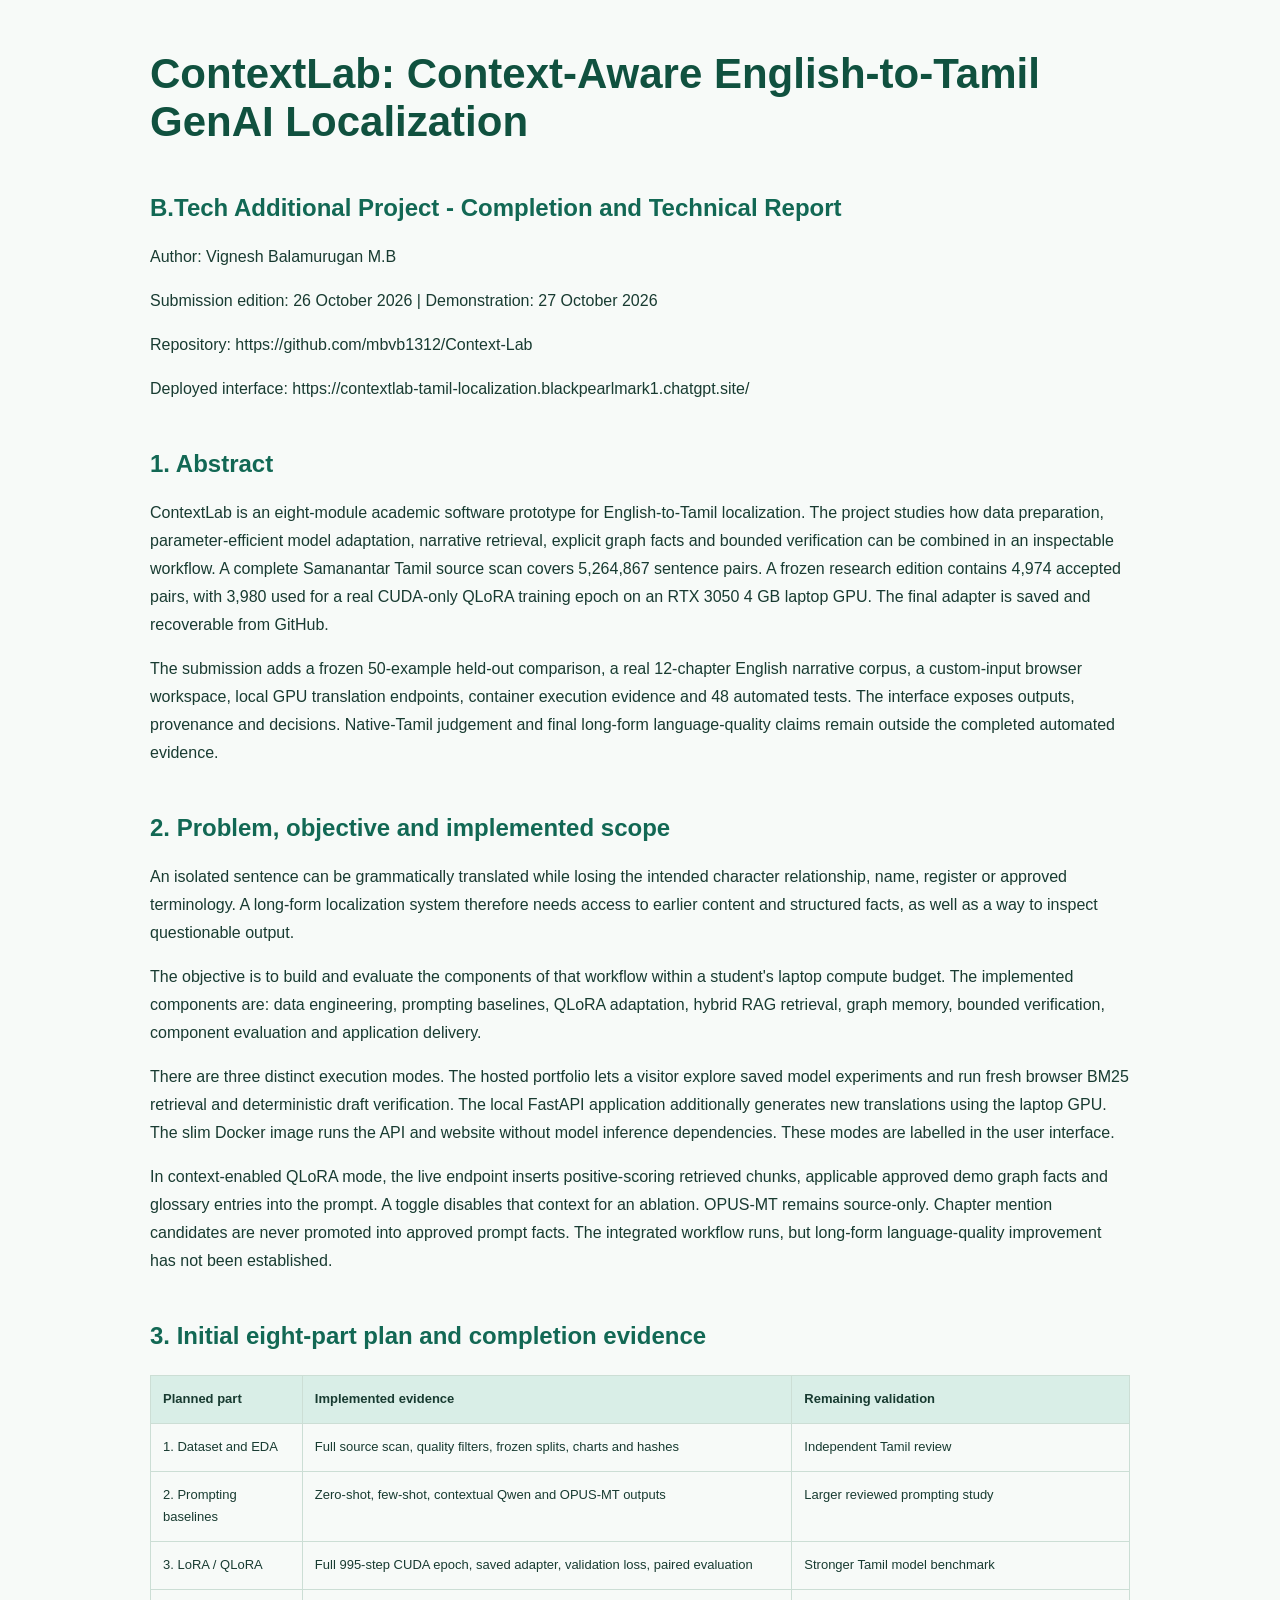
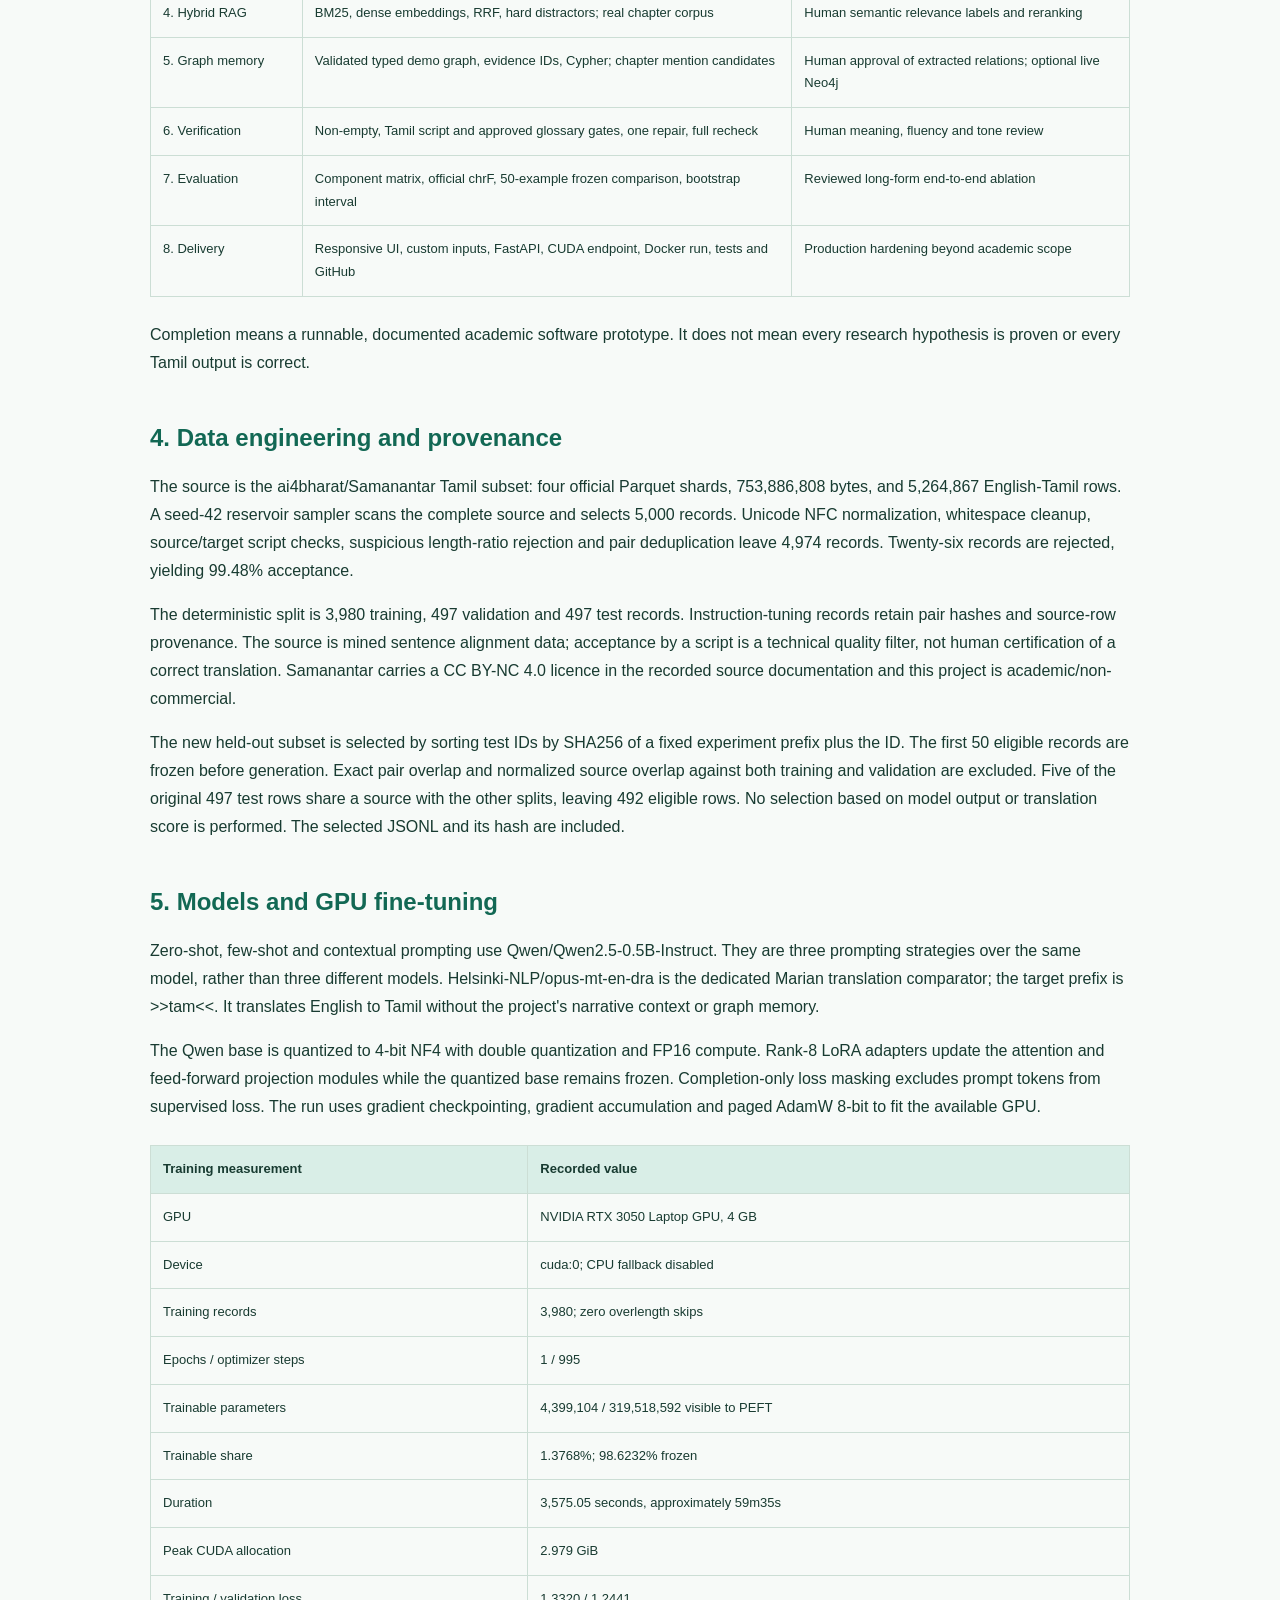
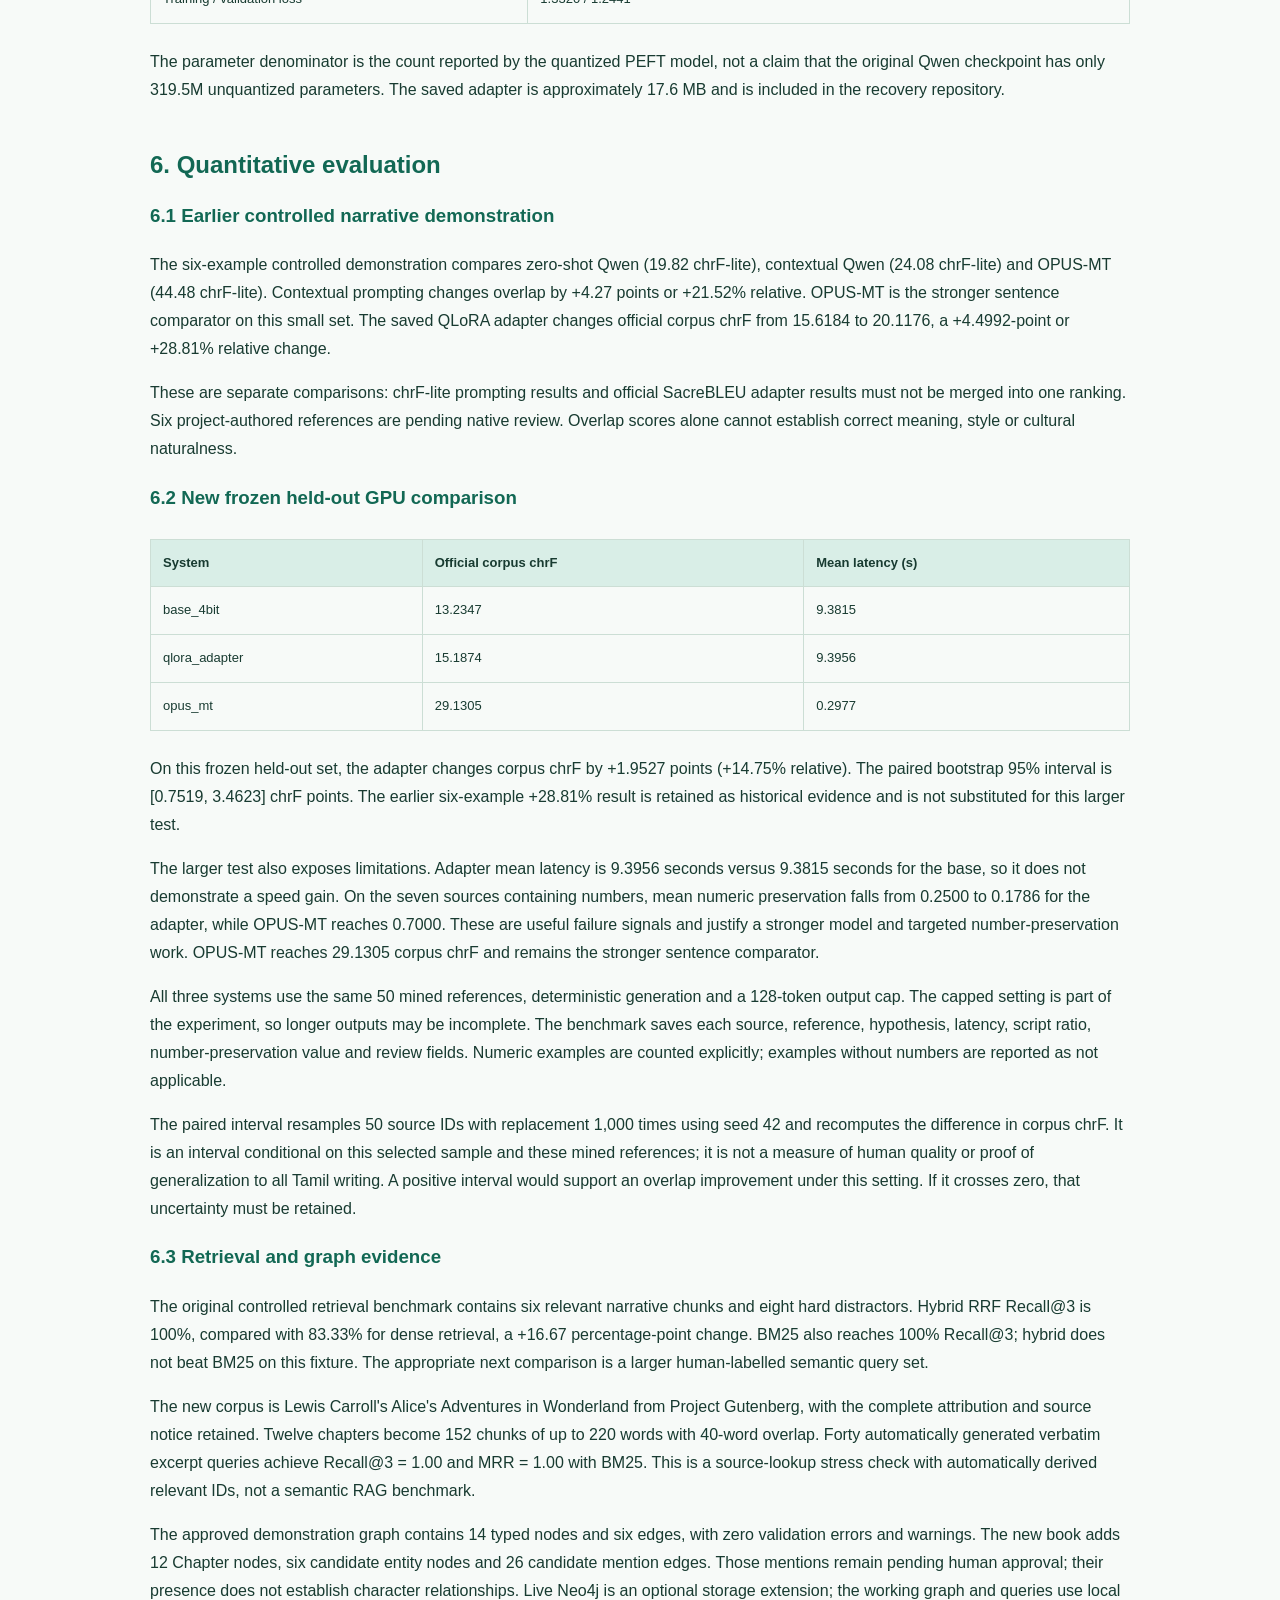
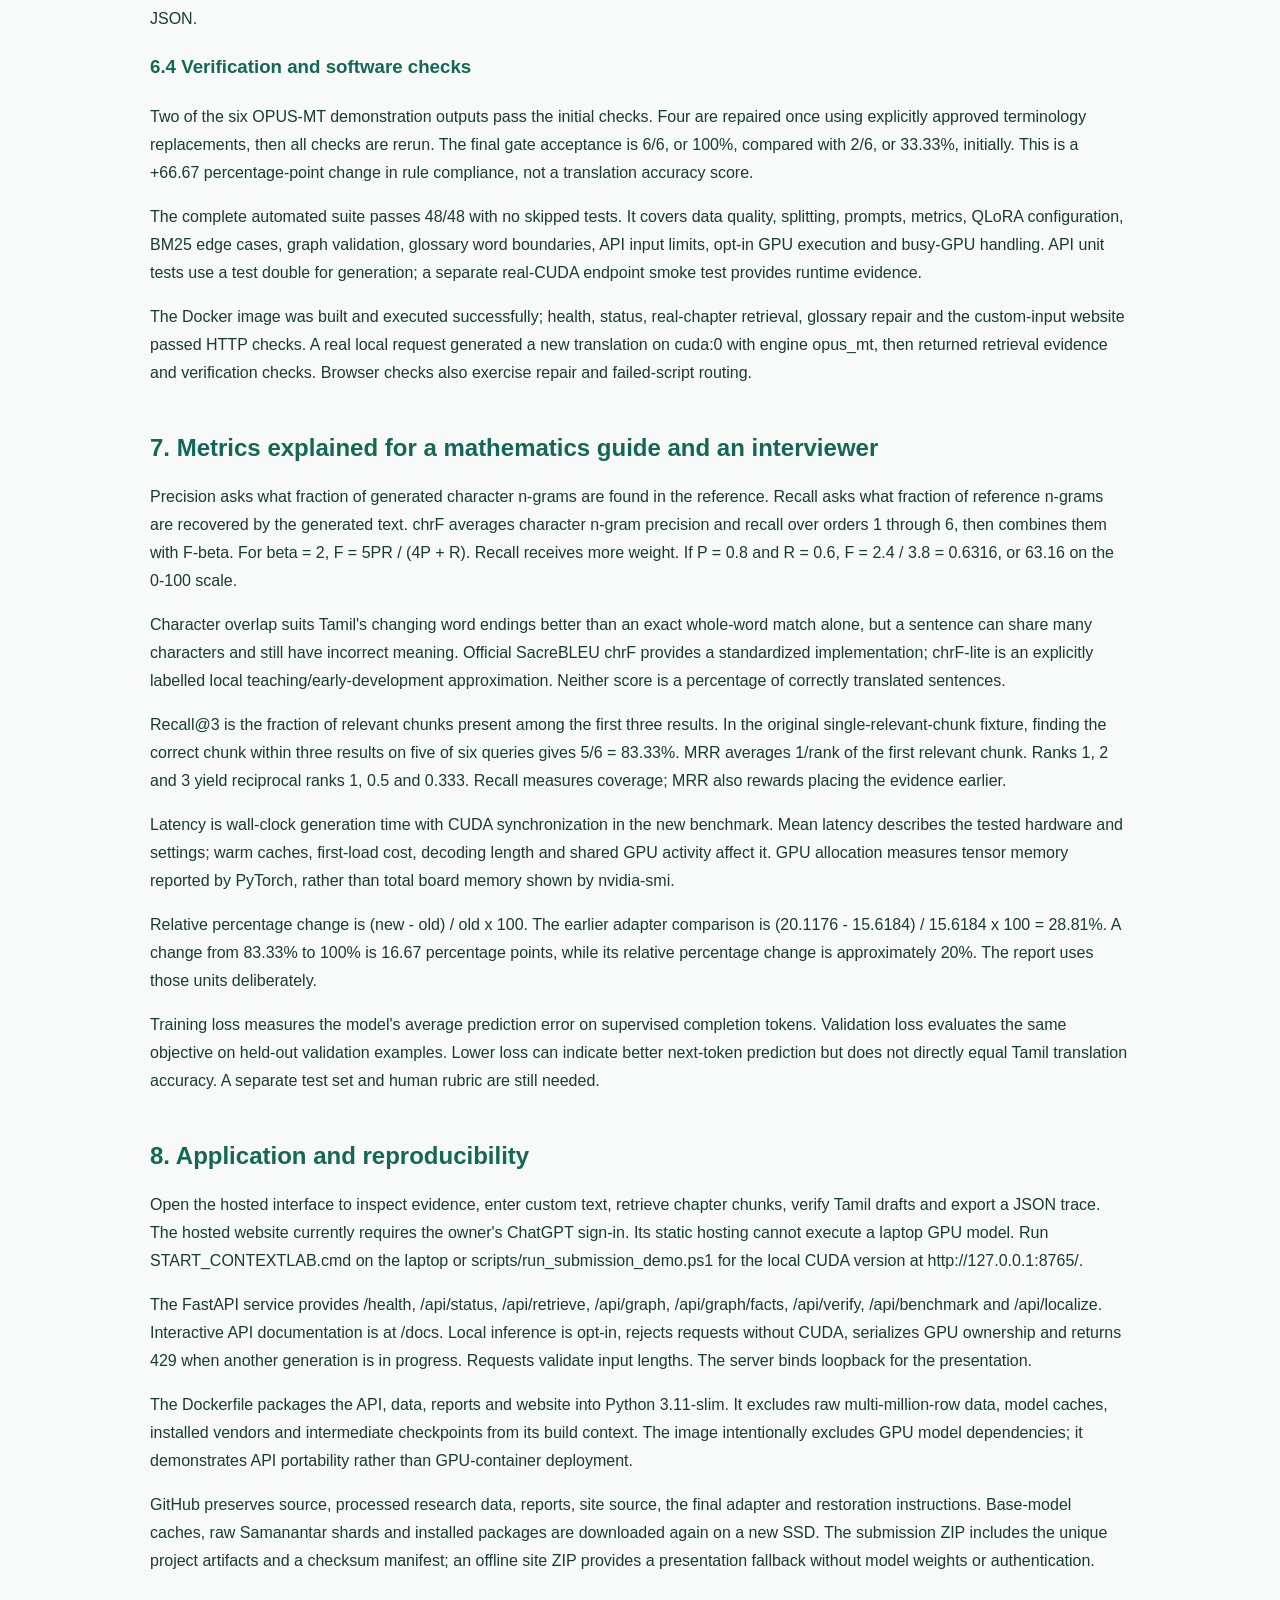
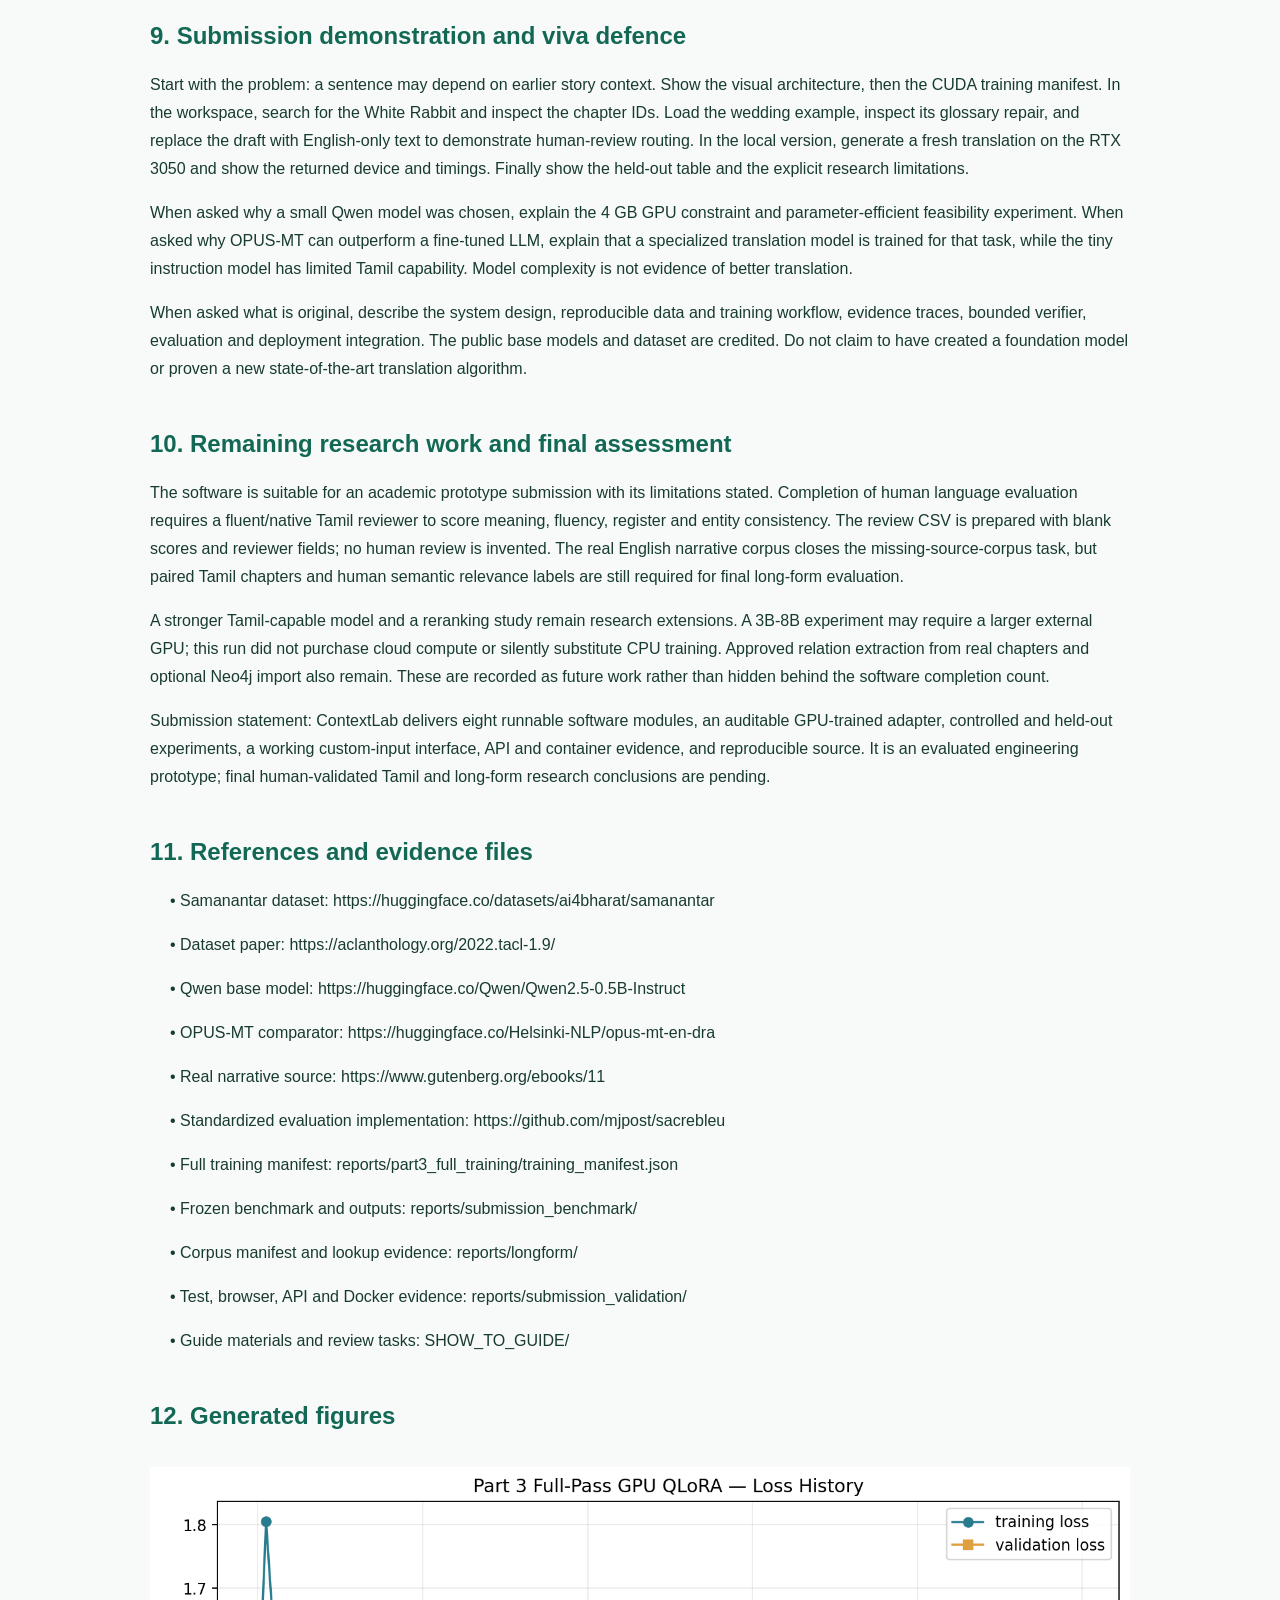
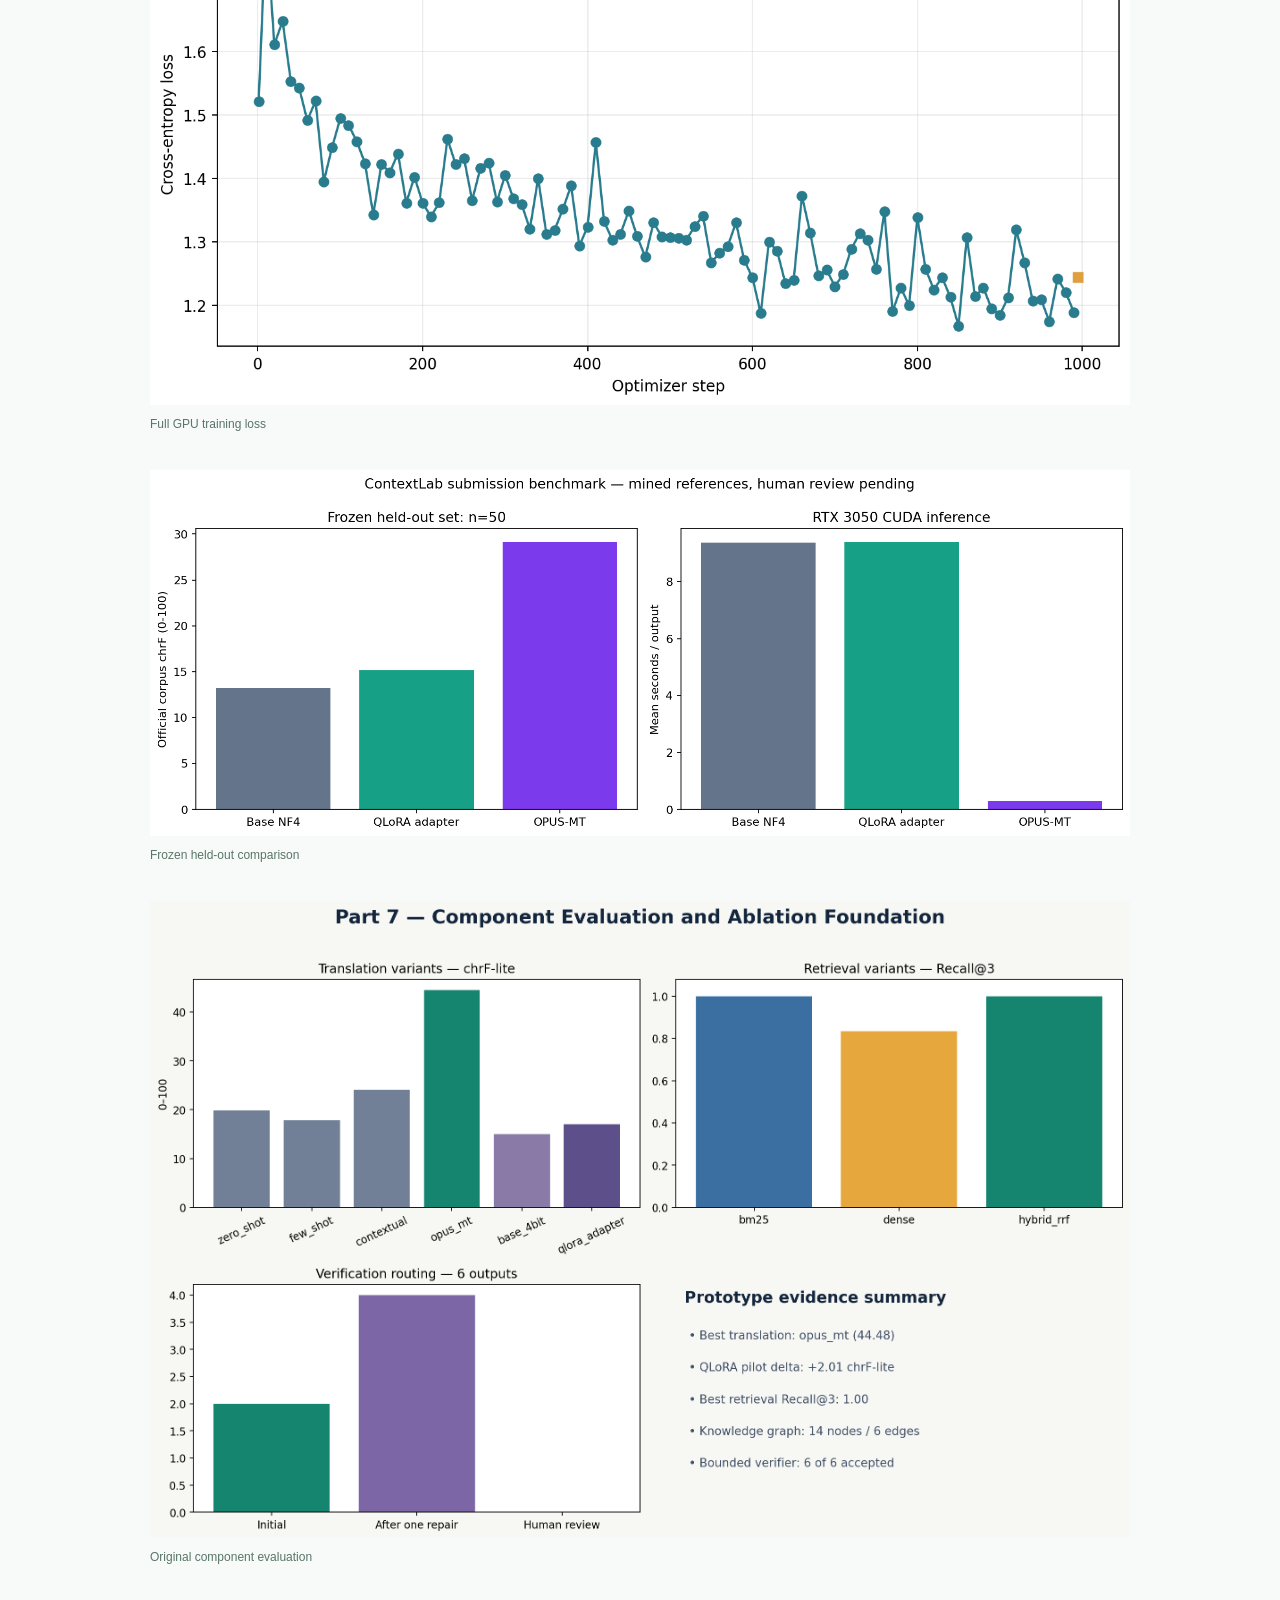
<file: submission/FINAL_REPORT.html>
<!doctype html><html lang="en"><meta charset="utf-8"><meta name="viewport" content="width=device-width"><title>ContextLab - Submission Report</title><style>body{max-width:980px;margin:50px auto;padding:0 25px;font:16px/1.75 Segoe UI,Arial;color:#183b31;background:#f7faf8}h1{font-size:42px;line-height:1.15;color:#10513f}h2{margin-top:45px;line-height:1.3;color:#126854}h3{color:#126854}table{width:100%;border-collapse:collapse;font-size:13px;margin:24px 0}th,td{padding:12px;border:1px solid #ccded5;vertical-align:top}th{background:#d9eee7;text-align:left}img{max-width:100%}figure{margin:35px 0}figcaption{font-size:12px;color:#587568}.bullet{padding-left:20px}a{color:#126854}@media print{body{background:white;margin:0;font-size:10pt}h2,h3{break-after:avoid}table,figure{break-inside:avoid}}</style><body><h1>ContextLab: Context-Aware English-to-Tamil GenAI Localization</h1>
<h2>B.Tech Additional Project - Completion and Technical Report</h2>
<p>Author: Vignesh Balamurugan M.B</p>
<p>Submission edition: 26 October 2026 | Demonstration: 27 October 2026</p>
<p>Repository: https://github.com/mbvb1312/Context-Lab</p>
<p>Deployed interface: https://contextlab-tamil-localization.blackpearlmark1.chatgpt.site/</p>
<h2>1. Abstract</h2>
<p>ContextLab is an eight-module academic software prototype for English-to-Tamil localization. The project studies how data preparation, parameter-efficient model adaptation, narrative retrieval, explicit graph facts and bounded verification can be combined in an inspectable workflow. A complete Samanantar Tamil source scan covers 5,264,867 sentence pairs. A frozen research edition contains 4,974 accepted pairs, with 3,980 used for a real CUDA-only QLoRA training epoch on an RTX 3050 4 GB laptop GPU. The final adapter is saved and recoverable from GitHub.</p>
<p>The submission adds a frozen 50-example held-out comparison, a real 12-chapter English narrative corpus, a custom-input browser workspace, local GPU translation endpoints, container execution evidence and 48 automated tests. The interface exposes outputs, provenance and decisions. Native-Tamil judgement and final long-form language-quality claims remain outside the completed automated evidence.</p>
<h2>2. Problem, objective and implemented scope</h2>
<p>An isolated sentence can be grammatically translated while losing the intended character relationship, name, register or approved terminology. A long-form localization system therefore needs access to earlier content and structured facts, as well as a way to inspect questionable output.</p>
<p>The objective is to build and evaluate the components of that workflow within a student&#x27;s laptop compute budget. The implemented components are: data engineering, prompting baselines, QLoRA adaptation, hybrid RAG retrieval, graph memory, bounded verification, component evaluation and application delivery.</p>
<p>There are three distinct execution modes. The hosted portfolio lets a visitor explore saved model experiments and run fresh browser BM25 retrieval and deterministic draft verification. The local FastAPI application additionally generates new translations using the laptop GPU. The slim Docker image runs the API and website without model inference dependencies. These modes are labelled in the user interface.</p>
<p>In context-enabled QLoRA mode, the live endpoint inserts positive-scoring retrieved chunks, applicable approved demo graph facts and glossary entries into the prompt. A toggle disables that context for an ablation. OPUS-MT remains source-only. Chapter mention candidates are never promoted into approved prompt facts. The integrated workflow runs, but long-form language-quality improvement has not been established.</p>
<h2>3. Initial eight-part plan and completion evidence</h2>
<table><tr><th>Planned part</th><th>Implemented evidence</th><th>Remaining validation</th></tr><tr><td>1. Dataset and EDA</td><td>Full source scan, quality filters, frozen splits, charts and hashes</td><td>Independent Tamil review</td></tr><tr><td>2. Prompting baselines</td><td>Zero-shot, few-shot, contextual Qwen and OPUS-MT outputs</td><td>Larger reviewed prompting study</td></tr><tr><td>3. LoRA / QLoRA</td><td>Full 995-step CUDA epoch, saved adapter, validation loss, paired evaluation</td><td>Stronger Tamil model benchmark</td></tr><tr><td>4. Hybrid RAG</td><td>BM25, dense embeddings, RRF, hard distractors; real chapter corpus</td><td>Human semantic relevance labels and reranking</td></tr><tr><td>5. Graph memory</td><td>Validated typed demo graph, evidence IDs, Cypher; chapter mention candidates</td><td>Human approval of extracted relations; optional live Neo4j</td></tr><tr><td>6. Verification</td><td>Non-empty, Tamil script and approved glossary gates, one repair, full recheck</td><td>Human meaning, fluency and tone review</td></tr><tr><td>7. Evaluation</td><td>Component matrix, official chrF, 50-example frozen comparison, bootstrap interval</td><td>Reviewed long-form end-to-end ablation</td></tr><tr><td>8. Delivery</td><td>Responsive UI, custom inputs, FastAPI, CUDA endpoint, Docker run, tests and GitHub</td><td>Production hardening beyond academic scope</td></tr></table>
<p>Completion means a runnable, documented academic software prototype. It does not mean every research hypothesis is proven or every Tamil output is correct.</p>
<h2>4. Data engineering and provenance</h2>
<p>The source is the ai4bharat/Samanantar Tamil subset: four official Parquet shards, 753,886,808 bytes, and 5,264,867 English-Tamil rows. A seed-42 reservoir sampler scans the complete source and selects 5,000 records. Unicode NFC normalization, whitespace cleanup, source/target script checks, suspicious length-ratio rejection and pair deduplication leave 4,974 records. Twenty-six records are rejected, yielding 99.48% acceptance.</p>
<p>The deterministic split is 3,980 training, 497 validation and 497 test records. Instruction-tuning records retain pair hashes and source-row provenance. The source is mined sentence alignment data; acceptance by a script is a technical quality filter, not human certification of a correct translation. Samanantar carries a CC BY-NC 4.0 licence in the recorded source documentation and this project is academic/non-commercial.</p>
<p>The new held-out subset is selected by sorting test IDs by SHA256 of a fixed experiment prefix plus the ID. The first 50 eligible records are frozen before generation. Exact pair overlap and normalized source overlap against both training and validation are excluded. Five of the original 497 test rows share a source with the other splits, leaving 492 eligible rows. No selection based on model output or translation score is performed. The selected JSONL and its hash are included.</p>
<h2>5. Models and GPU fine-tuning</h2>
<p>Zero-shot, few-shot and contextual prompting use Qwen/Qwen2.5-0.5B-Instruct. They are three prompting strategies over the same model, rather than three different models. Helsinki-NLP/opus-mt-en-dra is the dedicated Marian translation comparator; the target prefix is &gt;&gt;tam&lt;&lt;. It translates English to Tamil without the project&#x27;s narrative context or graph memory.</p>
<p>The Qwen base is quantized to 4-bit NF4 with double quantization and FP16 compute. Rank-8 LoRA adapters update the attention and feed-forward projection modules while the quantized base remains frozen. Completion-only loss masking excludes prompt tokens from supervised loss. The run uses gradient checkpointing, gradient accumulation and paged AdamW 8-bit to fit the available GPU.</p>
<table><tr><th>Training measurement</th><th>Recorded value</th></tr><tr><td>GPU</td><td>NVIDIA RTX 3050 Laptop GPU, 4 GB</td></tr><tr><td>Device</td><td>cuda:0; CPU fallback disabled</td></tr><tr><td>Training records</td><td>3,980; zero overlength skips</td></tr><tr><td>Epochs / optimizer steps</td><td>1 / 995</td></tr><tr><td>Trainable parameters</td><td>4,399,104 / 319,518,592 visible to PEFT</td></tr><tr><td>Trainable share</td><td>1.3768%; 98.6232% frozen</td></tr><tr><td>Duration</td><td>3,575.05 seconds, approximately 59m35s</td></tr><tr><td>Peak CUDA allocation</td><td>2.979 GiB</td></tr><tr><td>Training / validation loss</td><td>1.3320 / 1.2441</td></tr></table>
<p>The parameter denominator is the count reported by the quantized PEFT model, not a claim that the original Qwen checkpoint has only 319.5M unquantized parameters. The saved adapter is approximately 17.6 MB and is included in the recovery repository.</p>
<h2>6. Quantitative evaluation</h2>
<h3>6.1 Earlier controlled narrative demonstration</h3>
<p>The six-example controlled demonstration compares zero-shot Qwen (19.82 chrF-lite), contextual Qwen (24.08 chrF-lite) and OPUS-MT (44.48 chrF-lite). Contextual prompting changes overlap by +4.27 points or +21.52% relative. OPUS-MT is the stronger sentence comparator on this small set. The saved QLoRA adapter changes official corpus chrF from 15.6184 to 20.1176, a +4.4992-point or +28.81% relative change.</p>
<p>These are separate comparisons: chrF-lite prompting results and official SacreBLEU adapter results must not be merged into one ranking. Six project-authored references are pending native review. Overlap scores alone cannot establish correct meaning, style or cultural naturalness.</p>
<h3>6.2 New frozen held-out GPU comparison</h3>
<table><tr><th>System</th><th>Official corpus chrF</th><th>Mean latency (s)</th></tr><tr><td>base_4bit</td><td>13.2347</td><td>9.3815</td></tr><tr><td>qlora_adapter</td><td>15.1874</td><td>9.3956</td></tr><tr><td>opus_mt</td><td>29.1305</td><td>0.2977</td></tr></table>
<p>On this frozen held-out set, the adapter changes corpus chrF by +1.9527 points (+14.75% relative). The paired bootstrap 95% interval is [0.7519, 3.4623] chrF points. The earlier six-example +28.81% result is retained as historical evidence and is not substituted for this larger test.</p>
<p>The larger test also exposes limitations. Adapter mean latency is 9.3956 seconds versus 9.3815 seconds for the base, so it does not demonstrate a speed gain. On the seven sources containing numbers, mean numeric preservation falls from 0.2500 to 0.1786 for the adapter, while OPUS-MT reaches 0.7000. These are useful failure signals and justify a stronger model and targeted number-preservation work. OPUS-MT reaches 29.1305 corpus chrF and remains the stronger sentence comparator.</p>
<p>All three systems use the same 50 mined references, deterministic generation and a 128-token output cap. The capped setting is part of the experiment, so longer outputs may be incomplete. The benchmark saves each source, reference, hypothesis, latency, script ratio, number-preservation value and review fields. Numeric examples are counted explicitly; examples without numbers are reported as not applicable.</p>
<p>The paired interval resamples 50 source IDs with replacement 1,000 times using seed 42 and recomputes the difference in corpus chrF. It is an interval conditional on this selected sample and these mined references; it is not a measure of human quality or proof of generalization to all Tamil writing. A positive interval would support an overlap improvement under this setting. If it crosses zero, that uncertainty must be retained.</p>
<h3>6.3 Retrieval and graph evidence</h3>
<p>The original controlled retrieval benchmark contains six relevant narrative chunks and eight hard distractors. Hybrid RRF Recall@3 is 100%, compared with 83.33% for dense retrieval, a +16.67 percentage-point change. BM25 also reaches 100% Recall@3; hybrid does not beat BM25 on this fixture. The appropriate next comparison is a larger human-labelled semantic query set.</p>
<p>The new corpus is Lewis Carroll&#x27;s Alice&#x27;s Adventures in Wonderland from Project Gutenberg, with the complete attribution and source notice retained. Twelve chapters become 152 chunks of up to 220 words with 40-word overlap. Forty automatically generated verbatim excerpt queries achieve Recall@3 = 1.00 and MRR = 1.00 with BM25. This is a source-lookup stress check with automatically derived relevant IDs, not a semantic RAG benchmark.</p>
<p>The approved demonstration graph contains 14 typed nodes and six edges, with zero validation errors and warnings. The new book adds 12 Chapter nodes, six candidate entity nodes and 26 candidate mention edges. Those mentions remain pending human approval; their presence does not establish character relationships. Live Neo4j is an optional storage extension; the working graph and queries use local JSON.</p>
<h3>6.4 Verification and software checks</h3>
<p>Two of the six OPUS-MT demonstration outputs pass the initial checks. Four are repaired once using explicitly approved terminology replacements, then all checks are rerun. The final gate acceptance is 6/6, or 100%, compared with 2/6, or 33.33%, initially. This is a +66.67 percentage-point change in rule compliance, not a translation accuracy score.</p>
<p>The complete automated suite passes 48/48 with no skipped tests. It covers data quality, splitting, prompts, metrics, QLoRA configuration, BM25 edge cases, graph validation, glossary word boundaries, API input limits, opt-in GPU execution and busy-GPU handling. API unit tests use a test double for generation; a separate real-CUDA endpoint smoke test provides runtime evidence.</p>
<p>The Docker image was built and executed successfully; health, status, real-chapter retrieval, glossary repair and the custom-input website passed HTTP checks. A real local request generated a new translation on cuda:0 with engine opus_mt, then returned retrieval evidence and verification checks. Browser checks also exercise repair and failed-script routing.</p>
<h2>7. Metrics explained for a mathematics guide and an interviewer</h2>
<p>Precision asks what fraction of generated character n-grams are found in the reference. Recall asks what fraction of reference n-grams are recovered by the generated text. chrF averages character n-gram precision and recall over orders 1 through 6, then combines them with F-beta. For beta = 2, F = 5PR / (4P + R). Recall receives more weight. If P = 0.8 and R = 0.6, F = 2.4 / 3.8 = 0.6316, or 63.16 on the 0-100 scale.</p>
<p>Character overlap suits Tamil&#x27;s changing word endings better than an exact whole-word match alone, but a sentence can share many characters and still have incorrect meaning. Official SacreBLEU chrF provides a standardized implementation; chrF-lite is an explicitly labelled local teaching/early-development approximation. Neither score is a percentage of correctly translated sentences.</p>
<p>Recall@3 is the fraction of relevant chunks present among the first three results. In the original single-relevant-chunk fixture, finding the correct chunk within three results on five of six queries gives 5/6 = 83.33%. MRR averages 1/rank of the first relevant chunk. Ranks 1, 2 and 3 yield reciprocal ranks 1, 0.5 and 0.333. Recall measures coverage; MRR also rewards placing the evidence earlier.</p>
<p>Latency is wall-clock generation time with CUDA synchronization in the new benchmark. Mean latency describes the tested hardware and settings; warm caches, first-load cost, decoding length and shared GPU activity affect it. GPU allocation measures tensor memory reported by PyTorch, rather than total board memory shown by nvidia-smi.</p>
<p>Relative percentage change is (new - old) / old x 100. The earlier adapter comparison is (20.1176 - 15.6184) / 15.6184 x 100 = 28.81%. A change from 83.33% to 100% is 16.67 percentage points, while its relative percentage change is approximately 20%. The report uses those units deliberately.</p>
<p>Training loss measures the model&#x27;s average prediction error on supervised completion tokens. Validation loss evaluates the same objective on held-out validation examples. Lower loss can indicate better next-token prediction but does not directly equal Tamil translation accuracy. A separate test set and human rubric are still needed.</p>
<h2>8. Application and reproducibility</h2>
<p>Open the hosted interface to inspect evidence, enter custom text, retrieve chapter chunks, verify Tamil drafts and export a JSON trace. The hosted website currently requires the owner&#x27;s ChatGPT sign-in. Its static hosting cannot execute a laptop GPU model. Run START_CONTEXTLAB.cmd on the laptop or scripts/run_submission_demo.ps1 for the local CUDA version at http://127.0.0.1:8765/.</p>
<p>The FastAPI service provides /health, /api/status, /api/retrieve, /api/graph, /api/graph/facts, /api/verify, /api/benchmark and /api/localize. Interactive API documentation is at /docs. Local inference is opt-in, rejects requests without CUDA, serializes GPU ownership and returns 429 when another generation is in progress. Requests validate input lengths. The server binds loopback for the presentation.</p>
<p>The Dockerfile packages the API, data, reports and website into Python 3.11-slim. It excludes raw multi-million-row data, model caches, installed vendors and intermediate checkpoints from its build context. The image intentionally excludes GPU model dependencies; it demonstrates API portability rather than GPU-container deployment.</p>
<p>GitHub preserves source, processed research data, reports, site source, the final adapter and restoration instructions. Base-model caches, raw Samanantar shards and installed packages are downloaded again on a new SSD. The submission ZIP includes the unique project artifacts and a checksum manifest; an offline site ZIP provides a presentation fallback without model weights or authentication.</p>
<h2>9. Submission demonstration and viva defence</h2>
<p>Start with the problem: a sentence may depend on earlier story context. Show the visual architecture, then the CUDA training manifest. In the workspace, search for the White Rabbit and inspect the chapter IDs. Load the wedding example, inspect its glossary repair, and replace the draft with English-only text to demonstrate human-review routing. In the local version, generate a fresh translation on the RTX 3050 and show the returned device and timings. Finally show the held-out table and the explicit research limitations.</p>
<p>When asked why a small Qwen model was chosen, explain the 4 GB GPU constraint and parameter-efficient feasibility experiment. When asked why OPUS-MT can outperform a fine-tuned LLM, explain that a specialized translation model is trained for that task, while the tiny instruction model has limited Tamil capability. Model complexity is not evidence of better translation.</p>
<p>When asked what is original, describe the system design, reproducible data and training workflow, evidence traces, bounded verifier, evaluation and deployment integration. The public base models and dataset are credited. Do not claim to have created a foundation model or proven a new state-of-the-art translation algorithm.</p>
<h2>10. Remaining research work and final assessment</h2>
<p>The software is suitable for an academic prototype submission with its limitations stated. Completion of human language evaluation requires a fluent/native Tamil reviewer to score meaning, fluency, register and entity consistency. The review CSV is prepared with blank scores and reviewer fields; no human review is invented. The real English narrative corpus closes the missing-source-corpus task, but paired Tamil chapters and human semantic relevance labels are still required for final long-form evaluation.</p>
<p>A stronger Tamil-capable model and a reranking study remain research extensions. A 3B-8B experiment may require a larger external GPU; this run did not purchase cloud compute or silently substitute CPU training. Approved relation extraction from real chapters and optional Neo4j import also remain. These are recorded as future work rather than hidden behind the software completion count.</p>
<p>Submission statement: ContextLab delivers eight runnable software modules, an auditable GPU-trained adapter, controlled and held-out experiments, a working custom-input interface, API and container evidence, and reproducible source. It is an evaluated engineering prototype; final human-validated Tamil and long-form research conclusions are pending.</p>
<h2>11. References and evidence files</h2>
<p class="bullet">&#8226; Samanantar dataset: https://huggingface.co/datasets/ai4bharat/samanantar</p>
<p class="bullet">&#8226; Dataset paper: https://aclanthology.org/2022.tacl-1.9/</p>
<p class="bullet">&#8226; Qwen base model: https://huggingface.co/Qwen/Qwen2.5-0.5B-Instruct</p>
<p class="bullet">&#8226; OPUS-MT comparator: https://huggingface.co/Helsinki-NLP/opus-mt-en-dra</p>
<p class="bullet">&#8226; Real narrative source: https://www.gutenberg.org/ebooks/11</p>
<p class="bullet">&#8226; Standardized evaluation implementation: https://github.com/mjpost/sacrebleu</p>
<p class="bullet">&#8226; Full training manifest: reports/part3_full_training/training_manifest.json</p>
<p class="bullet">&#8226; Frozen benchmark and outputs: reports/submission_benchmark/</p>
<p class="bullet">&#8226; Corpus manifest and lookup evidence: reports/longform/</p>
<p class="bullet">&#8226; Test, browser, API and Docker evidence: reports/submission_validation/</p>
<p class="bullet">&#8226; Guide materials and review tasks: SHOW_TO_GUIDE/</p>
<h2>12. Generated figures</h2>
<figure><img src="figures/training_loss.png" alt="Full GPU training loss"><figcaption>Full GPU training loss</figcaption></figure>
<figure><img src="figures/heldout_benchmark.png" alt="Frozen held-out comparison"><figcaption>Frozen held-out comparison</figcaption></figure>
<figure><img src="figures/component_evaluation.png" alt="Original component evaluation"><figcaption>Original component evaluation</figcaption></figure></body></html>
</file>
<file: styles.css>
:root{--bg:#07110f;--bg2:#0b1714;--surface:#101e1a;--surface2:#14251f;--line:rgba(222,255,244,.13);--line2:rgba(222,255,244,.24);--text:#effbf6;--muted:#99ada5;--cyan:#56f0c7;--lime:#c8f560;--coral:#ff8d72;--violet:#b6a1ff;--cream:#eff5dc;--shadow:0 24px 70px rgba(0,0,0,.32);--radius:22px}
*{box-sizing:border-box}html{scroll-behavior:smooth;scroll-padding-top:92px}body{margin:0;background:var(--bg);color:var(--text);font-family:Inter,"Segoe UI",Arial,sans-serif;line-height:1.55;overflow-x:hidden}button,select{font:inherit}button,a{color:inherit}button{cursor:pointer}.skip-link{position:fixed;left:12px;top:-80px;background:var(--lime);color:#07110f;padding:10px 16px;z-index:100}.skip-link:focus{top:12px}.ambient{position:fixed;border-radius:50%;filter:blur(130px);opacity:.12;pointer-events:none;z-index:-1}.ambient-a{background:var(--cyan);width:520px;height:520px;right:-220px;top:100px}.ambient-b{background:var(--violet);width:420px;height:420px;left:-260px;top:52vh}
.site-header{height:76px;position:sticky;top:0;z-index:30;display:grid;grid-template-columns:1fr auto 1fr;align-items:center;padding:0 max(24px,4vw);background:rgba(7,17,15,.84);border-bottom:1px solid var(--line);backdrop-filter:blur(18px)}.brand{display:flex;align-items:center;gap:12px;text-decoration:none}.brand-mark{display:grid;place-items:center;width:39px;height:39px;border:1px solid var(--cyan);border-radius:11px;color:var(--cyan);font-weight:800;font-size:21px;box-shadow:inset 0 0 22px rgba(86,240,199,.08)}.brand strong,.brand small{display:block}.brand strong{font-size:15px;letter-spacing:.02em}.brand small{font-family:'DM Mono',monospace;color:var(--muted);font-size:9px;letter-spacing:.12em;text-transform:uppercase}.top-nav{display:flex;align-items:center;gap:4px;background:rgba(255,255,255,.035);padding:5px;border:1px solid var(--line);border-radius:999px}.top-nav button{background:none;border:0;border-radius:999px;padding:8px 14px;color:var(--muted);font-size:12px;font-weight:700}.top-nav button:hover,.top-nav button.active{color:var(--text);background:var(--surface2)}.header-actions{justify-self:end;display:flex;gap:8px}.solid-button,.ghost-button{border-radius:10px;padding:10px 15px;font-weight:800;font-size:12px;text-decoration:none}.solid-button{border:1px solid var(--lime);background:var(--lime);color:#0a120f}.ghost-button{border:1px solid var(--line2);background:transparent}.solid-button:hover,.primary-cta:hover{transform:translateY(-2px);box-shadow:0 10px 28px rgba(200,245,96,.13)}
.page{width:min(1380px,calc(100% - 8vw));margin:0 auto}.hero-section{min-height:calc(100vh - 76px);display:grid;grid-template-columns:minmax(0,1.15fr) minmax(380px,.85fr);gap:7vw;align-content:center;padding:90px 0 48px}.hero-copy{align-self:center}.hero-label{display:inline-flex;align-items:center;gap:9px;border:1px solid rgba(86,240,199,.26);background:rgba(86,240,199,.06);color:#c8f7e9;border-radius:99px;padding:7px 12px;font-family:'DM Mono',monospace;font-size:10px;letter-spacing:.05em}.pulse{width:7px;height:7px;border-radius:50%;background:var(--cyan);box-shadow:0 0 0 5px rgba(86,240,199,.09);animation:pulse 2s infinite}@keyframes pulse{50%{box-shadow:0 0 0 9px rgba(86,240,199,0)}}.overline{margin:24px 0 10px;color:var(--cyan);font-family:'DM Mono',monospace;font-size:11px;letter-spacing:.13em;text-transform:uppercase;font-weight:500}.hero-copy h1,.section-lead h2,.career-copy h2{margin:0;line-height:.98;letter-spacing:-.055em;font-size:clamp(50px,6.4vw,92px);font-weight:700}.hero-copy h1 em,.section-lead h2 em{font-style:normal;color:var(--lime)}.hero-intro{max-width:720px;margin:26px 0 0;color:#bdcbc6;font-size:clamp(16px,1.4vw,20px);line-height:1.7}.hero-actions{display:flex;gap:12px;margin:34px 0}.primary-cta,.secondary-cta{border-radius:12px;padding:14px 20px;font-weight:800;transition:.2s}.primary-cta{border:1px solid var(--lime);background:var(--lime);color:#07110f}.primary-cta span{margin-left:16px}.secondary-cta{border:1px solid var(--line2);background:transparent}.audience-switch{display:flex;align-items:center;flex-wrap:wrap;gap:7px;margin-top:24px}.audience-switch>span{font-family:'DM Mono',monospace;color:var(--muted);font-size:10px;margin-right:5px}.audience-button{background:transparent;border:1px solid var(--line);border-radius:8px;color:var(--muted);padding:6px 10px;font-size:11px}.audience-button.active{background:rgba(86,240,199,.1);border-color:rgba(86,240,199,.4);color:var(--cyan)}.audience-summary{max-width:700px;min-height:48px;color:#abbcb5;font-size:13px}
.hero-console{background:linear-gradient(145deg,rgba(18,37,31,.95),rgba(7,17,15,.96));border:1px solid var(--line2);border-radius:24px;box-shadow:var(--shadow);overflow:hidden;transform:rotate(1deg);position:relative}.hero-console:after{content:"";position:absolute;width:190px;height:190px;border-radius:50%;background:var(--cyan);filter:blur(100px);opacity:.1;right:-30px;top:70px}.console-top{height:52px;display:grid;grid-template-columns:1fr auto 1fr;align-items:center;padding:0 18px;border-bottom:1px solid var(--line);font-family:'DM Mono',monospace}.console-top>span{display:flex;gap:6px}.console-top i{width:7px;height:7px;border-radius:50%;background:#41504b}.console-top small{color:var(--muted);font-size:9px}.console-top b{justify-self:end;font-size:9px;color:var(--cyan);letter-spacing:.1em}.console-code{padding:26px}.console-code p{display:grid;grid-template-columns:125px 1fr;margin:0;padding:8px 0;border-bottom:1px dashed rgba(255,255,255,.06);font:12px 'DM Mono',monospace}.console-code p span{color:#648079}.console-result{margin:0 18px 18px;padding:22px;border:1px solid rgba(200,245,96,.23);background:rgba(200,245,96,.06);border-radius:15px}.console-result>span,.console-result>small{display:block;font:9px 'DM Mono',monospace;color:var(--muted)}.console-result strong{display:block;margin:7px 0 2px;font-size:34px;letter-spacing:-.05em}.console-result strong i{font-style:normal;color:var(--muted);margin:0 6px}.console-result>b{display:block;color:var(--lime);font-size:13px}.console-result small{margin-top:8px}.proof-bar{grid-column:1/-1;display:grid;grid-template-columns:repeat(5,1fr);margin-top:45px;border:1px solid var(--line);border-radius:18px;background:rgba(255,255,255,.025)}.proof-bar article{padding:19px 22px;border-right:1px solid var(--line)}.proof-bar article:last-child{border:0}.proof-bar small,.proof-bar span{display:block;color:var(--muted);font-size:10px}.proof-bar strong{display:block;margin:3px 0;color:var(--cream);font-size:24px;letter-spacing:-.04em}
.content-section{padding:125px 0}.section-index{padding-bottom:18px;border-bottom:1px solid var(--line);font:10px 'DM Mono',monospace;color:#60776e;letter-spacing:.15em}.section-lead{display:grid;grid-template-columns:1.4fr .6fr;gap:8vw;align-items:end;margin:50px 0 70px}.section-lead h2{font-size:clamp(42px,5.4vw,76px)}.section-lead>p{color:var(--muted);font-size:15px;line-height:1.8}.architecture-flow{display:grid;grid-template-columns:repeat(9,auto);gap:9px;align-items:center;margin-bottom:28px}.architecture-flow>button{min-height:122px;text-align:left;padding:18px;background:var(--surface);border:1px solid var(--line);border-radius:16px}.architecture-flow>button:hover{border-color:var(--cyan);transform:translateY(-3px)}.architecture-flow b,.architecture-flow span,.architecture-flow small{display:block}.architecture-flow b{font:10px 'DM Mono',monospace;color:var(--cyan)}.architecture-flow span{font-size:14px;font-weight:800;margin:16px 0 4px}.architecture-flow small{font-size:10px;color:var(--muted)}.architecture-flow>i{color:#456158}.bento-grid{display:grid;grid-template-columns:repeat(3,1fr);gap:14px}.bento{min-height:280px;background:linear-gradient(145deg,var(--surface),rgba(12,27,23,.65));border:1px solid var(--line);border-top:3px solid var(--violet);border-radius:var(--radius);padding:27px;display:flex;flex-direction:column}.bento.wide{grid-column:span 2}.bento.accent-cyan{border-top-color:var(--cyan)}.bento.accent-lime{border-top-color:var(--lime)}.bento.accent-coral{border-top-color:var(--coral)}.bento-number{font:10px 'DM Mono',monospace;color:var(--muted)}.bento h3{margin:24px 0 10px;font-size:24px;letter-spacing:-.03em}.bento p{color:var(--muted);max-width:700px}.mini-metrics,.tag-row{display:flex;gap:8px;flex-wrap:wrap;margin-top:auto}.mini-metrics b,.tag-row span{font:10px 'DM Mono',monospace;border:1px solid var(--line);border-radius:8px;padding:7px 9px}.big-stat{margin-top:auto;color:var(--lime);font-size:50px;line-height:1}.bento>small{color:var(--muted)}.state-line{display:flex;gap:10px;align-items:center;margin-top:auto;font:9px 'DM Mono',monospace}.state-line span{border:1px solid var(--line2);padding:7px 9px;border-radius:7px}.state-line i{height:1px;flex:1;background:var(--coral)}
.experiment-hub{width:min(1460px,calc(100% - 5vw))}.experiment-block{margin:28px 0 90px;padding:28px;background:rgba(12,27,23,.74);border:1px solid var(--line);border-radius:28px;box-shadow:0 20px 80px rgba(0,0,0,.12)}.block-heading{display:grid;grid-template-columns:auto 1fr auto;gap:18px;align-items:center;padding-bottom:25px;border-bottom:1px solid var(--line)}.block-heading>span{font:12px 'DM Mono',monospace;color:var(--cyan);border:1px solid rgba(86,240,199,.25);border-radius:50%;width:45px;height:45px;display:grid;place-items:center}.block-heading .overline{margin:0 0 3px}.block-heading h3{margin:0;font-size:clamp(22px,2vw,32px);letter-spacing:-.03em}.status-pill{font-style:normal;font:9px 'DM Mono',monospace;padding:7px 10px;border-radius:99px}.status-pill.complete{color:var(--cyan);background:rgba(86,240,199,.08);border:1px solid rgba(86,240,199,.25)}.status-pill.warning{color:#ffd3a2;background:rgba(255,141,114,.08);border:1px solid rgba(255,141,114,.25)}.training-layout{display:grid;grid-template-columns:1.3fr .7fr;gap:18px;margin-top:24px}.chart-card,.manifest-card,.graph-card,.node-inspector,.trace-panel,.score-panel{background:#0a1512;border:1px solid var(--line);border-radius:18px}.chart-card{display:grid;place-items:center;padding:16px;overflow:hidden}.chart-card img{width:100%;border-radius:12px}.manifest-card{padding:24px}.manifest-label{font:9px 'DM Mono',monospace;color:var(--cyan);letter-spacing:.1em}.manifest-card dl{margin:18px 0}.manifest-card dl div{display:flex;justify-content:space-between;gap:20px;padding:9px 0;border-bottom:1px solid var(--line)}dt{color:var(--muted);font-size:11px}dd{margin:0;text-align:right;font:11px 'DM Mono',monospace}.artifact-links{display:flex;flex-wrap:wrap;gap:7px}.artifact-links a{color:var(--cyan);font-size:10px;text-decoration:none;border:1px solid var(--line);border-radius:7px;padding:6px 8px}.boundary-note{display:flex;gap:16px;margin-top:16px;padding:14px 18px;border:1px solid rgba(255,141,114,.22);background:rgba(255,141,114,.05);border-radius:12px;font-size:11px;color:var(--muted)}.boundary-note b{white-space:nowrap;color:var(--coral)}
.lab-shell{display:grid;grid-template-columns:300px 1fr;margin-top:24px;border:1px solid var(--line);border-radius:20px;overflow:hidden;background:#0a1512}.lab-controls{padding:22px;border-right:1px solid var(--line)}label{display:block;margin-bottom:7px;font:9px 'DM Mono',monospace;color:var(--muted);letter-spacing:.08em;text-transform:uppercase}select{width:100%;background:var(--surface2);color:var(--text);border:1px solid var(--line2);border-radius:9px;padding:10px;outline:none}.context-note{margin-top:12px;padding:14px;background:rgba(86,240,199,.05);border-left:2px solid var(--cyan);font-size:11px;color:#afc0b9}.model-legend{margin-top:22px}.model-legend p{display:flex;gap:9px;font-size:10px;color:var(--muted)}.model-legend i{flex:0 0 8px;height:8px;border-radius:50%;margin-top:4px}.model-legend i.qwen{background:var(--violet)}.model-legend i.opus{background:var(--lime)}.model-legend b{color:var(--text)}.lab-stage{padding:22px}.mode-tabs,.method-switch{display:flex;gap:7px;flex-wrap:wrap}.mode-tabs button,.method-switch button{background:transparent;color:var(--muted);border:1px solid var(--line);border-radius:9px;padding:8px 11px;font-size:11px}.mode-tabs button small{display:block;font-size:8px}.mode-tabs button.active,.method-switch button.active{color:#07110f;background:var(--cyan);border-color:var(--cyan)}.source-line{padding:22px 0 16px}.source-line span,.translation-output article>span{font:9px 'DM Mono',monospace;color:var(--muted)}.source-line p{font-size:22px;margin:7px 0}.translation-output{display:grid;grid-template-columns:1fr 1fr;gap:10px}.translation-output article{background:var(--surface);border:1px solid var(--line);border-radius:13px;padding:17px}.translation-output article>span i{color:var(--coral);font-style:normal}.translation-output p{font-size:17px;line-height:1.7}.score-console{display:grid;grid-template-columns:1fr .4fr;gap:10px;margin-top:10px}.score-console>div{background:var(--surface);border:1px solid var(--line);border-radius:13px;padding:14px}.score-console small,.score-console strong{display:block}.score-console small{color:var(--muted);font-size:9px}.score-console strong{font-size:23px}.score-track{display:block;height:3px;margin-top:9px;background:#25342f}.score-track i{display:block;height:100%;background:var(--lime)}.interpretation{font-size:11px;color:var(--muted)}.metric-cards{display:grid;grid-template-columns:repeat(3,1fr);gap:10px;margin-top:13px}.metric-cards article{border:1px solid var(--line);border-radius:14px;padding:18px}.metric-cards code{color:var(--cyan);font:10px 'DM Mono',monospace}.metric-cards h4{font-size:18px;margin:12px 0 6px}.metric-cards p{color:var(--muted);font-size:11px;margin:0}
.retrieval-controls{display:grid;grid-template-columns:80px 1fr auto;align-items:end;gap:12px;padding:24px 0}.retrieval-controls label{margin:auto 0}.retrieval-layout{display:grid;grid-template-columns:1.3fr .7fr;gap:15px}.result-header{display:flex;justify-content:space-between;font:9px 'DM Mono',monospace;color:var(--muted);margin:0 4px 10px}.ranked-results{display:grid;gap:8px}.rank-card{position:relative;display:grid;grid-template-columns:40px 130px 1fr;align-items:center;gap:12px;background:#0a1512;border:1px solid var(--line);border-radius:13px;padding:14px}.rank-card.correct{border-color:rgba(86,240,199,.38)}.rank-card .rank{font:18px 'DM Mono',monospace;color:var(--muted)}.rank-card header b,.rank-card header span{display:block}.rank-card header span{color:var(--cyan);font-size:8px;text-transform:uppercase}.rank-card p{margin:0;color:var(--muted);font-size:11px}.score-panel{padding:24px}.score-panel h3{font-size:28px;margin:13px 0}.big-scores{display:grid;grid-template-columns:1fr 1fr;gap:8px}.big-scores div{padding:12px;border:1px solid var(--line);border-radius:10px}.big-scores span,.big-scores strong{display:block}.big-scores span{font-size:8px;color:var(--muted)}.big-scores strong{font-size:20px}.score-panel>p{color:var(--muted);font-size:11px;line-height:1.7}
.graph-layout{display:grid;grid-template-columns:1.4fr .6fr;gap:15px;margin-top:24px}.graph-card{padding:12px}.graph-canvas{width:100%;height:auto;min-height:420px}.graph-edge{stroke:#385148;stroke-width:2}.graph-edge-label{fill:#849c93;font:12px 'DM Mono',monospace;text-anchor:middle}.graph-node{cursor:pointer;transition:.2s}.graph-node:hover,.graph-node.active{filter:drop-shadow(0 0 15px rgba(86,240,199,.45));transform-origin:center}.graph-node text{fill:white;font:700 13px Manrope;text-anchor:middle}.graph-legend{display:flex;justify-content:center;gap:16px;color:var(--muted);font-size:9px}.graph-legend i{display:inline-block;width:7px;height:7px;border-radius:50%;margin-right:4px}.graph-legend .character{background:#3b6fa1}.graph-legend .event{background:#8763a8}.graph-legend .location{background:#e6a83c}.graph-legend .organization{background:#17856f}.node-inspector{padding:24px}.node-inspector .node-type{font:9px 'DM Mono',monospace;color:var(--cyan)}.node-inspector h3{font-size:30px;margin:13px 0}.node-inspector>p{color:var(--muted);font-size:11px}.fact-list{display:grid;gap:8px}.fact{border:1px solid var(--line);border-radius:10px;padding:12px}.fact b,.fact span{display:block}.fact b{font-size:10px}.fact span{font-size:9px;color:var(--muted);margin-top:5px}
.verification-stats{display:grid;grid-template-columns:180px auto 180px 1fr;gap:14px;align-items:center;margin:24px 0}.verification-stats article{border:1px solid var(--line);border-radius:14px;padding:16px}.verification-stats small,.verification-stats strong,.verification-stats span{display:block}.verification-stats small,.verification-stats span{color:var(--muted);font-size:9px}.verification-stats strong{font-size:25px}.verification-stats>i{font-style:normal;color:var(--cyan)}.verification-stats>p{color:var(--muted);font-size:11px}.verification-workbench{display:grid;grid-template-columns:310px 1fr;gap:14px}.verification-list{display:grid;gap:7px}.verification-list button{text-align:left;background:#0a1512;border:1px solid var(--line);border-radius:11px;padding:12px;color:var(--text)}.verification-list button.active{border-color:var(--cyan);background:rgba(86,240,199,.05)}.verification-list b,.verification-list span{display:block}.verification-list b{font-size:10px}.verification-list span{font:8px 'DM Mono',monospace;color:var(--cyan);margin-top:5px}.verification-list span.review{color:var(--lime)}.trace-panel{padding:22px}.trace-header-output>span{font:8px 'DM Mono',monospace;color:var(--muted)}.trace-header-output p{padding:10px;background:var(--surface);border-radius:9px}.check-table{display:grid;gap:6px}.check-row{display:grid;grid-template-columns:22px 140px 1fr;gap:9px;padding:9px;border:1px solid var(--line);border-radius:8px;font-size:10px}.check-row i{color:var(--cyan)}.check-row span{color:var(--muted)}.trace-panel h4{font:9px 'DM Mono',monospace;color:var(--muted);margin-top:24px}.trace-steps{display:grid;grid-template-columns:repeat(auto-fit,minmax(110px,1fr));gap:6px}.trace-step{padding:10px;border:1px solid var(--line);border-radius:8px}.trace-step b,.trace-step span,.trace-step small{display:block}.trace-step b{font:7px 'DM Mono',monospace;color:var(--muted)}.trace-step span{font-size:9px;font-weight:800;margin:5px 0}.trace-step small{font-size:8px;color:var(--muted)}.trace-step.final-accept{border-color:var(--cyan);background:rgba(86,240,199,.05)}
.evidence-grid{display:grid;grid-template-columns:repeat(3,1fr);gap:13px}.evidence-grid figure{margin:0;background:var(--surface);border:1px solid var(--line);border-radius:18px;overflow:hidden}.evidence-grid figure.featured{grid-column:span 2;grid-row:span 2}.evidence-grid a{display:block;background:#f7f6ef;aspect-ratio:16/10;overflow:hidden}.evidence-grid img{width:100%;height:100%;object-fit:contain;transition:.4s}.evidence-grid figure:hover img{transform:scale(1.03)}.evidence-grid figcaption{display:grid;padding:15px}.evidence-grid figcaption span{color:var(--cyan);font:8px 'DM Mono',monospace}.evidence-grid figcaption b{font-size:14px}.evidence-grid figcaption small{color:var(--muted)}.engineering-band{display:grid;grid-template-columns:1fr 1fr;gap:8vw;margin-top:18px;padding:35px;border:1px solid var(--line);border-radius:20px;background:linear-gradient(120deg,rgba(86,240,199,.06),rgba(182,161,255,.05))}.engineering-band h3{font-size:30px;margin:0}.engineering-band p{color:var(--muted)}.engineering-list{display:grid;gap:7px}.engineering-list span{display:grid;grid-template-columns:90px 1fr;padding:10px 0;border-bottom:1px solid var(--line);color:var(--muted);font-size:11px}.engineering-list b{color:var(--text)}
.completion-banner{display:grid;grid-template-columns:180px 180px 1fr;gap:20px;align-items:center;padding:25px;background:var(--lime);color:#0a120f;border-radius:20px}.completion-banner>div span,.completion-banner>div small{display:block;font:8px 'DM Mono',monospace}.completion-banner>div strong{display:block;font-size:35px;letter-spacing:-.04em}.completion-banner p{font-size:12px}.stage-list{display:grid;grid-template-columns:repeat(4,1fr);gap:9px;margin:16px 0 60px}.stage{display:grid;grid-template-columns:auto 1fr;gap:4px 9px;padding:15px;border:1px solid var(--line);border-radius:12px;background:var(--surface)}.stage>span{grid-row:span 2;color:var(--cyan);font:9px 'DM Mono',monospace}.stage b{font-size:10px}.stage em{font:8px 'DM Mono',monospace;color:var(--muted);font-style:normal}.stage em.done{color:var(--cyan)}.stage em.partial{color:var(--lime)}.completion-columns{display:grid;grid-template-columns:1fr 1fr;gap:15px}.completion-columns article{padding:28px;border:1px solid var(--line);border-radius:20px}.completion-columns h3{font-size:26px;margin:0 0 20px}.completion-columns ul,.completion-columns ol{padding-left:20px;margin:0}.completion-columns li{padding:8px;color:#bccbc5;font-size:12px}.pending-column li b,.pending-column li span{display:block}.pending-column li b{color:var(--text)}.pending-column li span{color:var(--muted);margin-top:3px}.done-column{background:rgba(86,240,199,.045)}.pending-column{background:rgba(255,141,114,.035)}.roadmap-grid{display:grid;grid-template-columns:repeat(4,1fr);gap:9px;margin-top:16px}.roadmap-card{border:1px solid var(--line);border-radius:14px;padding:17px}.roadmap-card .number{font:8px 'DM Mono',monospace;color:var(--cyan)}.roadmap-card h3{font-size:13px}.roadmap-card p{font-size:9px;color:var(--muted)}.roadmap-card .status{font:8px 'DM Mono',monospace;color:var(--lime)}
.career-section{display:grid;grid-template-columns:1fr 1fr;gap:8vw;align-items:center;padding:100px 0 130px;border-top:1px solid var(--line)}.career-copy h2{font-size:clamp(42px,5vw,70px)}.career-copy>p{color:var(--muted)}.skill-cloud{display:flex;flex-wrap:wrap;gap:7px}.skill-cloud span{border:1px solid var(--line2);border-radius:99px;padding:7px 10px;font-size:9px}.resume-card{padding:30px;background:var(--cream);color:#122019;border-radius:24px;transform:rotate(-1deg);box-shadow:var(--shadow)}.resume-card>div{display:flex;justify-content:space-between;border-bottom:1px solid rgba(0,0,0,.15);padding-bottom:12px;font:9px 'DM Mono',monospace}.copy-button{background:#122019;color:white;border:0;border-radius:7px;padding:5px 9px}.resume-card p{font-size:19px;line-height:1.65}.resume-card small{color:#5d6a63}
footer{display:grid;grid-template-columns:1fr auto 1fr;align-items:center;gap:20px;padding:30px 4vw;border-top:1px solid var(--line);color:var(--muted);font-size:10px}.footer-brand{color:var(--text)}footer>div:last-child{justify-self:end;display:flex;gap:14px}footer a,footer button{background:none;border:0;text-decoration:none;color:var(--cyan)}dialog{width:min(680px,calc(100% - 30px));color:var(--text);background:#0d1d18;border:1px solid var(--line2);border-radius:22px;padding:32px;box-shadow:var(--shadow)}dialog::backdrop{background:rgba(0,0,0,.72);backdrop-filter:blur(5px)}.dialog-close{float:right;border:1px solid var(--line);background:transparent;color:var(--text);border-radius:50%;width:34px;height:34px;font-size:22px}dialog h2{font-size:34px}dialog ol{display:grid;gap:8px;padding-left:24px}dialog li{padding:8px;color:var(--cyan)}dialog li b,dialog li span{display:block;color:var(--text)}dialog li span{font-size:11px;color:var(--muted)}dialog .primary-cta{margin-top:20px}.toast{position:fixed;left:50%;bottom:25px;transform:translate(-50%,30px);background:var(--lime);color:#07110f;border-radius:10px;padding:12px 18px;font-size:11px;font-weight:800;opacity:0;pointer-events:none;transition:.25s;z-index:50}.toast.show{opacity:1;transform:translate(-50%,0)}
@media(max-width:1100px){.top-nav{display:none}.site-header{grid-template-columns:1fr auto}.hero-section{grid-template-columns:1fr;padding-top:65px}.hero-console{max-width:720px;transform:none}.proof-bar{grid-template-columns:repeat(3,1fr)}.proof-bar article{border-bottom:1px solid var(--line)}.architecture-flow{grid-template-columns:1fr}.architecture-flow>i{transform:rotate(90deg);text-align:center}.bento-grid{grid-template-columns:1fr 1fr}.training-layout,.retrieval-layout,.graph-layout{grid-template-columns:1fr}.lab-shell{grid-template-columns:1fr}.lab-controls{border-right:0;border-bottom:1px solid var(--line)}.evidence-grid{grid-template-columns:1fr 1fr}.stage-list,.roadmap-grid{grid-template-columns:repeat(2,1fr)}}
@media(max-width:720px){.page{width:calc(100% - 32px)}.desktop-only{display:none}.site-header{height:66px;padding:0 16px}.hero-section{min-height:auto;padding:55px 0}.hero-copy h1{font-size:46px}.hero-intro{font-size:15px}.hero-actions{flex-direction:column}.proof-bar{grid-template-columns:1fr 1fr}.proof-bar article{padding:14px}.proof-bar strong{font-size:20px}.content-section{padding:85px 0}.section-lead{grid-template-columns:1fr;margin:35px 0}.section-lead h2{font-size:42px}.bento-grid,.completion-columns,.career-section{grid-template-columns:1fr}.bento.wide{grid-column:auto}.block-heading{grid-template-columns:auto 1fr}.block-heading .status-pill{grid-column:2}.experiment-block{padding:16px;border-radius:18px}.translation-output,.metric-cards{grid-template-columns:1fr}.retrieval-controls{grid-template-columns:1fr}.verification-stats{grid-template-columns:1fr 30px 1fr}.verification-stats>p{grid-column:1/-1}.verification-workbench{grid-template-columns:1fr}.evidence-grid{grid-template-columns:1fr}.evidence-grid figure.featured{grid-column:auto;grid-row:auto}.engineering-band,.completion-banner{grid-template-columns:1fr}.stage-list,.roadmap-grid{grid-template-columns:1fr}.career-section{gap:40px}.resume-card{transform:none}.state-line{flex-wrap:wrap}.state-line i{display:none}.rank-card{grid-template-columns:30px 1fr}.rank-card p{grid-column:2}.graph-canvas{min-height:270px}.console-code p{grid-template-columns:100px 1fr;font-size:10px}footer{grid-template-columns:1fr;text-align:center}footer .brand,footer>div:last-child{justify-self:center}.footer-brand{justify-self:center}}
@media(prefers-reduced-motion:reduce){*{scroll-behavior:auto!important;animation:none!important;transition:none!important}}
</file>
<file: story.css>
.story-header{min-height:76px;display:flex;align-items:center;justify-content:space-between;gap:16px;padding:16px max(24px,4vw);border-bottom:1px solid var(--line);background:var(--bg)}.story-header>div{display:flex;gap:12px;align-items:center}.story-main{width:min(1280px,calc(100% - 8vw));margin:auto}.story-intro{padding:64px 0 36px;max-width:1000px}.story-intro h1{font-size:clamp(46px,6.5vw,78px);line-height:1.04;letter-spacing:-.05em;margin:12px 0 22px}.story-intro h1 em{font-style:normal;color:var(--lime)}.story-intro>p:not(.overline){font-size:18px;color:var(--muted);max-width:700px}.step-track{display:flex;align-items:center;gap:18px;flex-wrap:wrap;margin-top:30px}.step-track span{font-size:12px;color:var(--muted)}.step-track b{color:var(--cyan);margin-right:8px}.step-track i{color:var(--line2)}.story-panel{padding:30px;margin:20px 0 32px;border:1px solid var(--line);border-radius:24px;background:var(--bg2)}.panel-heading{display:flex;align-items:center;justify-content:space-between;gap:20px;margin-bottom:22px}.panel-heading .overline{margin:0 0 7px}.panel-heading h2{font-size:clamp(25px,3vw,36px);line-height:1.15;letter-spacing:-.03em;margin:0}.prepare-grid{display:grid;grid-template-columns:1.25fr 1fr;gap:35px}.story-panel label{margin:18px 0 9px}.story-panel input:not([type=checkbox]):not([type=file]),.story-panel textarea{width:100%;background:var(--bg);border:1px solid var(--line2);border-radius:10px;padding:13px 15px;color:var(--text);font:14px/1.7 'Segoe UI',sans-serif}.story-panel textarea{resize:vertical}.story-panel input:focus-visible,.story-panel textarea:focus-visible,.story-panel button:focus-visible,.story-panel select:focus-visible{outline:2px solid var(--cyan);outline-offset:3px}.story-panel button:disabled{opacity:.45;cursor:wait}.file-row{display:flex;flex-wrap:wrap;align-items:center;gap:12px;margin-top:10px}.file-row label{margin:0}.file-row input{font-size:12px;max-width:240px}.file-row small{font-size:11px;color:var(--muted)}#prepareButton{margin-top:16px}.message{font-size:12px;line-height:1.6;color:var(--muted);min-height:20px;overflow-wrap:anywhere}.message.error{color:var(--coral)}.shelf-select{display:flex;gap:8px}.status-card,.runtime-card{padding:22px;border:1px solid var(--line);border-radius:14px;margin-top:18px;background:var(--bg)}.status-card h3{margin:12px 0;font-size:25px}.status-card p,.runtime-card p{color:var(--muted);font-size:12px}.status-stats{display:grid;grid-template-columns:repeat(3,1fr);gap:14px;margin-top:22px}.status-stats b{display:block;font-size:25px;color:var(--cyan)}.status-stats small{color:var(--muted);font-size:11px}.runtime-card dl div{padding:10px 0;display:flex;justify-content:space-between;gap:12px;border-bottom:1px solid var(--line)}.runtime-card dd{font:11px 'Segoe UI',sans-serif}.runtime-card dt{font-size:11px}.story-notice{padding:20px;border:1px solid var(--coral);border-radius:12px;color:var(--coral)}.story-notice a{color:var(--text)}.panel-description{max-width:950px;color:var(--muted);font-size:12px;line-height:1.8}.story-graph{background:var(--bg);border:1px solid var(--line);border-radius:16px;min-height:180px;margin:22px 0;overflow:auto}.story-graph>p{padding:24px;color:var(--muted);font-size:13px}.story-graph svg{display:block;width:100%;min-width:650px;max-height:430px}.review-toolbar,.translate-toolbar{display:flex;align-items:center;gap:12px;flex-wrap:wrap;margin:20px 0}.story-panel .inline-label{display:flex;gap:9px;align-items:center;text-transform:none;letter-spacing:0;font:12px 'Segoe UI',sans-serif;margin:0}.inline-label input{accent-color:var(--cyan)}.review-toolbar button{font-size:11px}.fact-grid{display:grid;grid-template-columns:repeat(2,minmax(0,1fr));gap:12px}.fact-card{padding:18px;border:1px solid var(--line);border-radius:12px;background:var(--bg);overflow-wrap:anywhere}.fact-card .fact-title{font-size:14px;color:var(--text);line-height:1.7;display:flex;align-items:flex-start;gap:10px}.fact-card .relation{color:var(--cyan);font-size:11px;display:block}.fact-card blockquote{font-size:12px;line-height:1.8;color:var(--muted);margin:15px 0;padding-left:12px;border-left:2px solid var(--line2)}.fact-card small{font-size:10px;color:var(--muted)}.fact-card.approved{border-color:rgba(86,240,199,.5)}.fact-card.rejected{opacity:.6}.empty{font-size:12px;color:var(--muted)}.resolution-panel{background:rgba(182,161,255,.05);border:1px solid rgba(182,161,255,.3);border-radius:12px;padding:20px;margin:24px 0}.resolution-panel .overline{font-size:10px;margin:0;color:var(--violet)}.resolution-panel p{font-size:20px}.resolution-panel small{font-size:12px;color:var(--muted)}.translation-pair{display:grid;grid-template-columns:1fr 1fr;gap:16px;margin:24px 0}.translation-pair article{padding:24px;border:1px solid var(--line);border-radius:14px;background:var(--bg)}.translation-pair h3{font-size:18px;margin:0}.translation-pair .overline{margin:0 0 10px;font-size:9px}.translation-pair p{font-size:23px;line-height:1.9;min-height:80px;overflow-wrap:anywhere}.translation-pair .context-output{border-color:rgba(86,240,199,.4)}.evidence-grid{display:grid;grid-template-columns:1fr 1fr;gap:22px;margin-top:30px}.evidence-grid h3{font-size:15px}.evidence-list{display:grid;gap:12px}.evidence-list article{padding:17px;border:1px solid var(--line);border-radius:12px;background:var(--bg);overflow-wrap:anywhere}.evidence-list b{font-size:12px;color:var(--cyan)}.evidence-list p{font-size:12px;color:var(--muted);line-height:1.8}.evidence-list small{font-size:10px;color:var(--muted)}.story-footer{border:0;padding:25px 0 40px;color:var(--muted);font-size:12px}.busy-dot{display:inline-block;width:7px;height:7px;border-radius:50%;background:var(--cyan);margin-right:8px;animation:pulse 1.2s infinite}.story-header .ghost-button{display:inline-block}.story-header .brand{flex-shrink:0}button:focus-visible,a:focus-visible{outline:2px solid var(--cyan);outline-offset:3px}@media(max-width:850px){.prepare-grid,.evidence-grid{grid-template-columns:1fr}.story-header{align-items:flex-start}.story-header>div{flex-wrap:wrap;justify-content:flex-end}.story-header .ghost-button{font-size:10px;padding:8px}.fact-grid{grid-template-columns:1fr}}@media(max-width:600px){.story-main{width:calc(100% - 28px)}.story-panel{padding:20px}.story-intro{padding-top:30px}.panel-heading{align-items:flex-start;flex-direction:column}.translation-pair{grid-template-columns:1fr}.story-header{padding:14px}.story-header .brand small{font-size:8px}.story-header>div .status-pill{font-size:8px}.translate-toolbar button{width:100%}.step-track{gap:10px}.step-track span{font-size:10px}.story-panel .inline-label{font-size:11px}}

.fact-card .fact-title{text-transform:none;letter-spacing:0;font-family:inherit}
.sample-actions{display:flex;gap:10px;flex-wrap:wrap}.recorded-notice{padding:20px 24px;border:1px solid var(--cyan);border-radius:14px;background:rgba(86,240,199,.04);margin:20px 0}.recorded-notice strong{font-size:14px;color:var(--cyan)}.recorded-notice p{font-size:13px;color:var(--muted);line-height:1.8;margin-bottom:0}.story-panel button:disabled{cursor:not-allowed}.story-panel [readonly]{opacity:.85}.story-notice{font-size:13px;line-height:1.8}.runtime-card dd{margin:0;max-width:58%;text-align:right}.story-shelf select{min-width:0;width:100%}
</file>
<file: workspace.css>
.workspace-shell{display:grid;grid-template-columns:1fr 1fr;border:1px solid var(--line2);border-radius:24px;overflow:hidden;background:var(--bg2)}.workspace-inputs,.workspace-results{padding:28px}.workspace-inputs{border-right:1px solid var(--line)}.workspace-top{display:flex;justify-content:space-between;gap:10px;align-items:center;margin-bottom:24px}.workspace-inputs label{margin-top:18px}.workspace-inputs textarea{width:100%;resize:vertical;background:#09120f;border:1px solid var(--line2);border-radius:12px;padding:14px;color:var(--text);font:14px/1.7 'Segoe UI',sans-serif}.workspace-inputs textarea:focus,.workspace-inputs select:focus{outline:2px solid var(--cyan);outline-offset:2px}.workspace-selects{display:grid;grid-template-columns:1fr 1fr;gap:12px}.workspace-buttons{display:flex;gap:10px;margin-top:20px}.workspace-buttons button{font-size:12px}.workspace-buttons button:disabled{opacity:.5;cursor:wait}.workspace-inputs #workspaceMessage{font-size:11px;color:var(--muted);min-height:36px}.workspace-decision{padding:20px;border:1px solid var(--line);border-radius:12px;font-size:23px;font-weight:700;margin-bottom:15px}.workspace-decision.accept{border-color:var(--cyan);color:var(--cyan);background:rgba(86,240,199,.05)}.workspace-decision.review{border-color:var(--coral);color:var(--coral);background:rgba(255,141,114,.06)}.workspace-check{display:flex;gap:10px;font-size:11px;padding:10px 0;border-bottom:1px solid var(--line)}.workspace-check b{color:var(--cyan)}.workspace-check.fail b{color:var(--coral)}.workspace-check span{color:var(--muted)}.workspace-results h4{font:10px 'DM Mono',monospace;color:var(--muted);margin-top:25px}.workspace-evidence{display:grid;gap:10px;max-height:490px;overflow:auto}.workspace-evidence article{border:1px solid var(--line);border-radius:12px;padding:15px}.workspace-evidence article b{color:var(--cyan);font-size:11px}.workspace-evidence article p{font-size:12px;color:#b8c9c1;line-height:1.7}.workspace-evidence article small{font-size:10px;color:var(--muted)}.scope-note{color:var(--muted);font-size:10px;line-height:1.7;margin-top:20px}.benchmark-strip{display:grid;grid-template-columns:1fr 1fr;gap:35px;margin-top:20px;padding:28px;border:1px solid var(--line);border-radius:20px;background:rgba(200,245,96,.04)}.benchmark-strip h3{font-size:28px;line-height:1.2}.benchmark-strip p{color:var(--muted);font-size:12px}.benchmark-results table{width:100%;border-collapse:collapse;font-size:12px}.benchmark-results th,.benchmark-results td{padding:12px 4px;border-bottom:1px solid var(--line);text-align:left}.benchmark-results th{color:var(--muted);font-size:10px}.benchmark-results .delta{color:var(--lime);font-size:13px;margin-top:15px}.runtime-warn{color:var(--coral)!important}.mobile-nav{display:none}button:focus-visible,a:focus-visible{outline:2px solid var(--cyan);outline-offset:4px}.workspace-results .artifact-links{margin-top:15px}@media(max-width:1000px){.workspace-shell,.benchmark-strip{grid-template-columns:1fr}.workspace-inputs{border-right:0;border-bottom:1px solid var(--line)}.top-nav{display:flex;position:fixed;bottom:12px;left:50%;transform:translateX(-50%);background:rgba(12,27,23,.97);box-shadow:var(--shadow);z-index:40;width:max-content;max-width:calc(100vw - 18px);overflow:auto}.top-nav button{padding:9px 10px;font-size:10px}footer{padding-bottom:90px}}@media(max-width:600px){.workspace-inputs,.workspace-results{padding:18px}.workspace-selects{grid-template-columns:1fr}.workspace-buttons{flex-direction:column}.workspace-top .ghost-button{padding:7px 9px;font-size:10px}}
</file>
